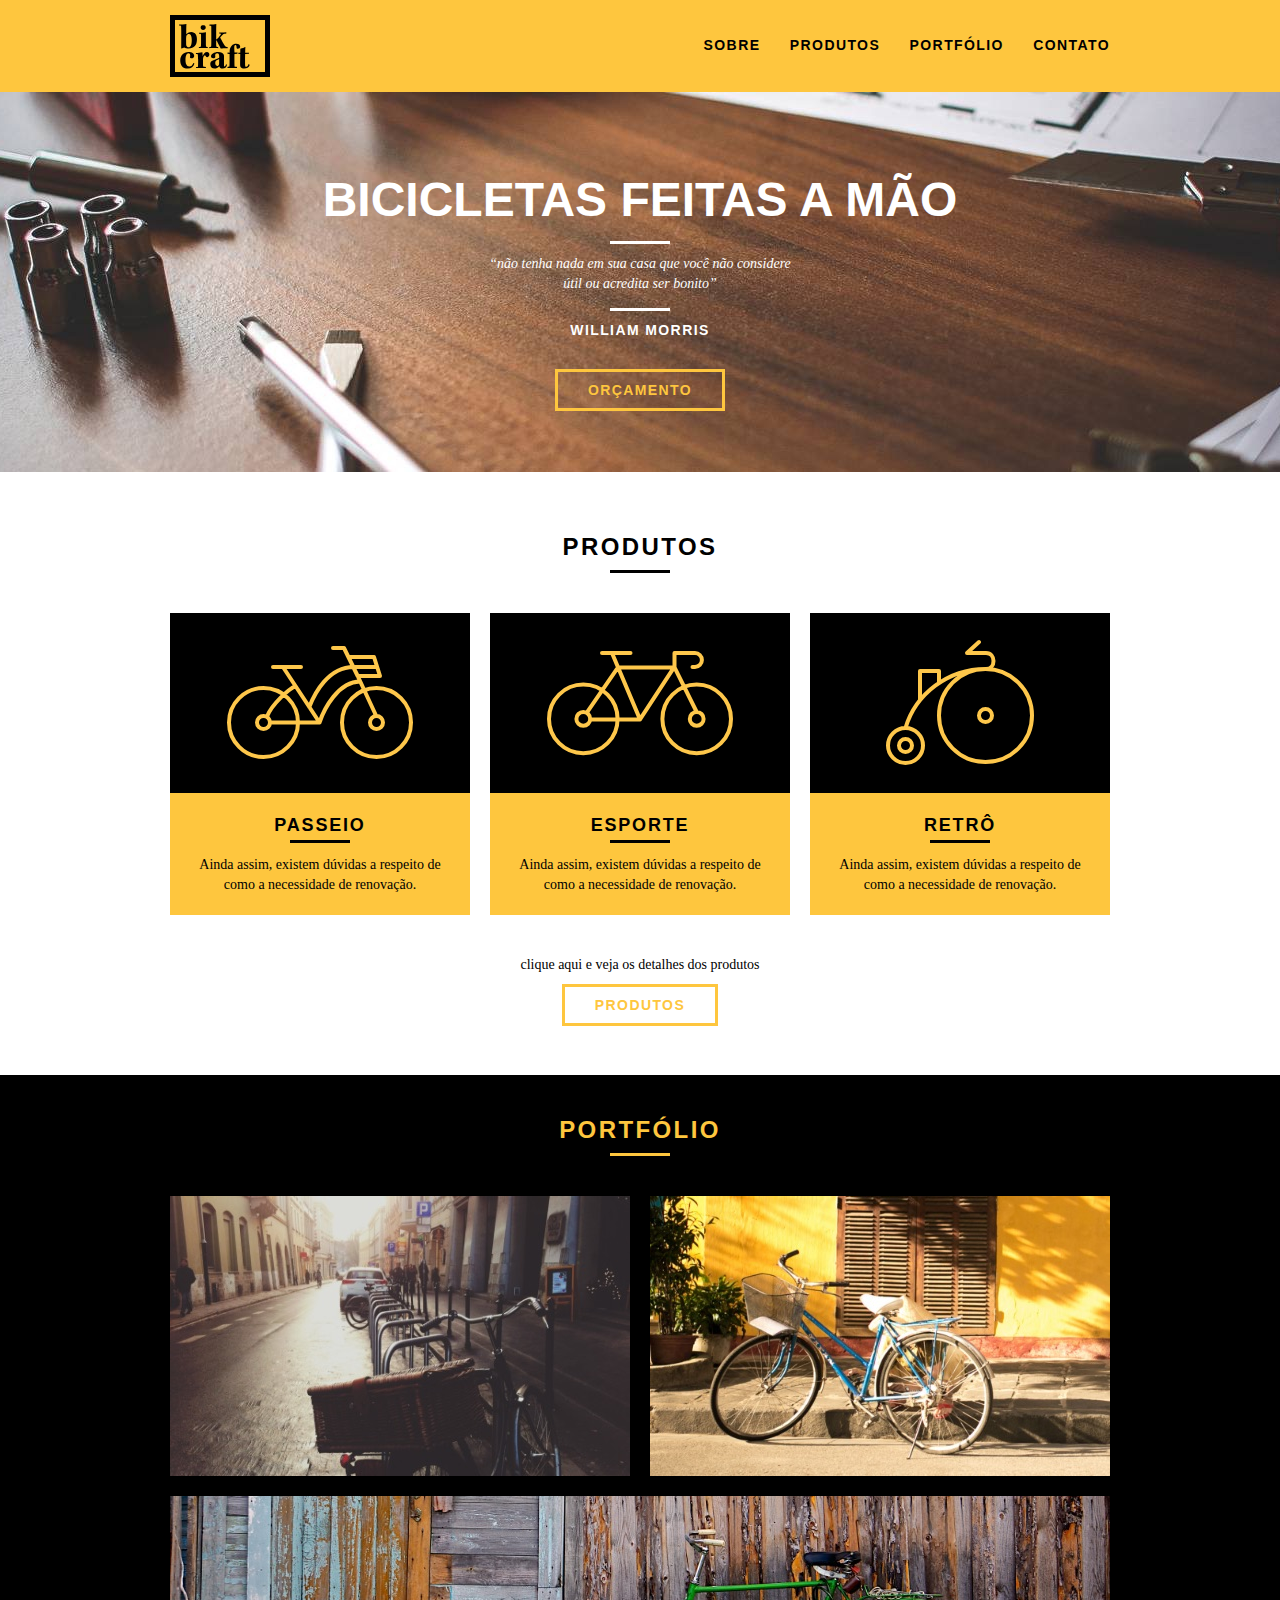
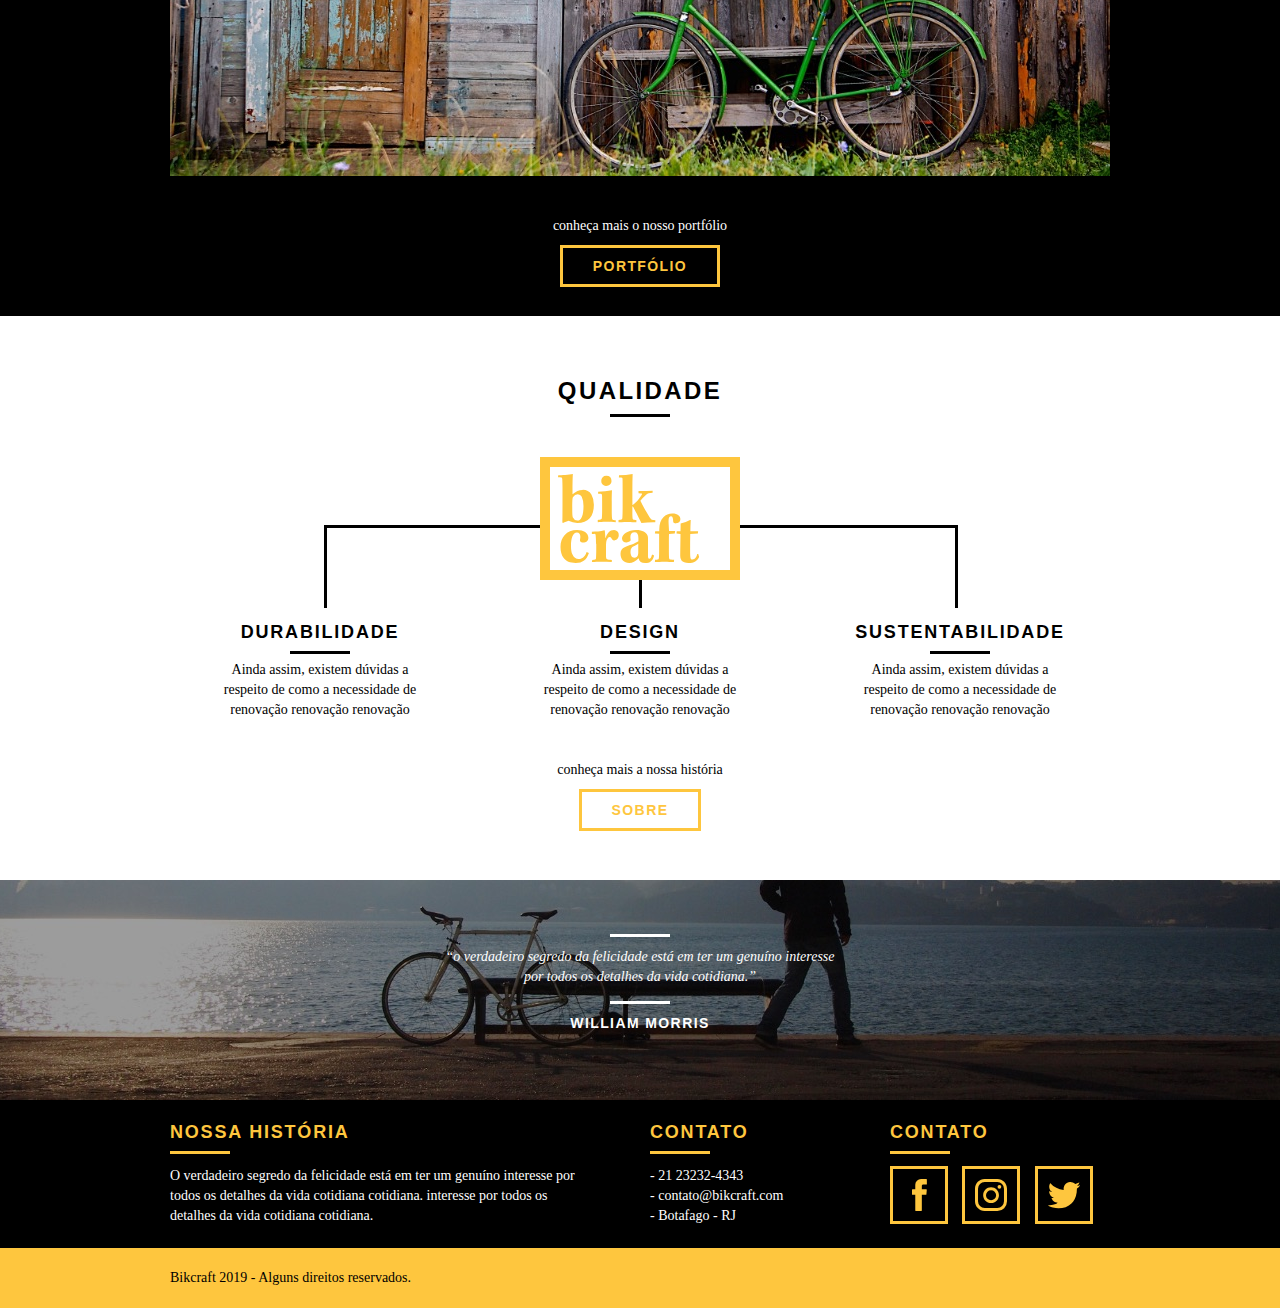
<file: ProjectBikeCraft/index.html>
<!DOCTYPE html>
<html lang="pt-br">
	<head>
		<meta charset="utf-8">
		<title>Bikcraft</title>
		<link rel="stylesheet" href="css/normalize.css">
		<link rel="stylesheet" href="css/reset.css">
		<link rel="stylesheet" href="css/grid.css">
		<link rel="stylesheet" href="css/style.css">
		<link rel="stylesheet" href="css/responsivo.css">
	</head>
	<body>

		<header class="header">
			<div class="container">
				<a href="index.html" class="grid-4">
					<img src="img/bikcraft.svg" alt="Bikcraft">
				</a>
				<nav class="grid-12 header_menu">
					<ul>
						<li><a href="sobre.html">Sobre</a></li>
						<li><a href="produtos.html">Produtos</a></li>
						<li><a href="portfolio.html">Portfólio</a></li>
						<li><a href="contato.html">Contato</a></li>
					</ul>
				</nav>
			</div>
		</header>

		<section class="introducao">
			<div class="container">
				<h1>Bicicletas Feitas a Mão</h1>
				<blockquote class="quote-externo">
					<p>“não tenha nada em sua casa que você não considere útil ou acredita ser bonito”</p>
					<cite>WILLIAM MORRIS</cite>
				</blockquote>
				<a href="produtos.html" class="btn">Orçamento</a>
			</div>
		</section>
		
		<section class="produtos container">
			<h2 class="subtitulo">Produtos</h2>
			<ul class="produtos_lista">

				<li class="grid-1-3">
					<div class="produtos_icone">
						<img src="img/produtos/passeio.svg" alt="Bikcraft Passeio">
					</div>
					<h3>Passeio</h3>
					<p>Ainda assim, existem dúvidas a respeito de como a necessidade de renovação.</p>
				</li>

				<li class="grid-1-3">
					<div class="produtos_icone">
						<img src="img/produtos/esporte.svg" alt="Bikcraft Passeio">
					</div>
					<h3>Esporte</h3>
					<p>Ainda assim, existem dúvidas a respeito de como a necessidade de renovação.</p>
				</li>

				<li class="grid-1-3">
					<div class="produtos_icone">
						<img src="img/produtos/retro.svg" alt="Bikcraft Passeio">
					</div>
					<h3>Retrô</h3>
					<p>Ainda assim, existem dúvidas a respeito de como a necessidade de renovação.</p>
				</li>

			</ul>

			<div class="call">
				<p>clique aqui e veja os detalhes dos produtos</p>
				<a href="produtos.html" class="btn btn-preto">Produtos</a>
			</div>

		</section>
		<!-- Fecha Produtos -->

		<section class="portfolio">
			<div class="container">
				<h2 class="subtitulo">Portfólio</h2>
				<ul class="portfolio_lista">
					<li class="grid-8"><img src="img/portfolio/retro.jpg" alt="Bicicleta Retrô"></li>
					<li class="grid-8"><img src="img/portfolio/passeio.jpg" alt="Bicicleta Passeio"></li>
					<li class="grid-16"><img src="img/portfolio/esporte.jpg" alt="Bicicleta Esporte"></li>
				</ul>
				<div class="call">
					<p>conheça mais o nosso portfólio</p>
					<a href="portfolio.html" class="btn">Portfólio</a>
				</div>
			</div>
		</section>

		<section class="qualidade container">
			<h2 class="subtitulo">Qualidade</h2>
			<img src="img/bikcraft-qualidade.svg" alt="Bikcraft">
			<ul class="qualidade_lista">
				<li class="grid-1-3">
					<h3>Durabilidade</h3>
					<p>Ainda assim, existem dúvidas a respeito de como a necessidade de renovação renovação renovação</p>
				</li>
				<li class="grid-1-3">
					<h3>Design</h3>
					<p>Ainda assim, existem dúvidas a respeito de como a necessidade de renovação renovação renovação</p>
				</li>
				<li class="grid-1-3">
					<h3>Sustentabilidade</h3>
					<p>Ainda assim, existem dúvidas a respeito de como a necessidade de renovação renovação renovação</p>
				</li>
			</ul>
			<div class="call">
				<p>conheça mais a nossa história</p>
				<a href="sobre.html" class="btn btn-preto">Sobre</a>
			</div>
		</section>

		<section class="quebra">
			<blockquote class="quote-externo container">
				<p>“o verdadeiro segredo da felicidade está em ter um genuíno interesse por todos os detalhes da vida cotidiana.”</p>
				<cite>WILLIAM MORRIS</cite>
			</blockquote>
		</section>

		<footer>
			<div class="footer">
				<div class="container">

					<div class="grid-8 footer_historia">
						<h3>Nossa História</h3>
						<p>O verdadeiro segredo da felicidade está em ter um genuíno interesse por todos os detalhes da vida cotidiana cotidiana. interesse por todos os detalhes da vida cotidiana cotidiana.</p>
					</div>

					<div class="grid-4 footer_contato">
						<h3>Contato</h3>
						<ul>
							<li>- 21 23232-4343</li>
							<li>- contato@bikcraft.com</li>
							<li>- Botafago - RJ</li>
						</ul>
					</div>

					<div class="grid-4 footer_redes">
						<h3>Contato</h3>
						<ul>
							<li><a href="http://facebook.com" target="_blank"><img src="img/redes-sociais/facebook.svg"></a></li>
							<li><a href="http://instagram.com" target="_blank"><img src="img/redes-sociais/instagram.svg"></a></li>
							<li><a href="http://twitter.com" target="_blank"><img src="img/redes-sociais/twitter.svg"></a></li>
						</ul>
					</div>

				</div>
			</div>

			<div class="copy">
				<div class="container">
					<p class="grid-16">Bikcraft 2019 - Alguns direitos reservados.</p>
				</div>
			</div>
		</footer>

	</body>
</html>
</file>
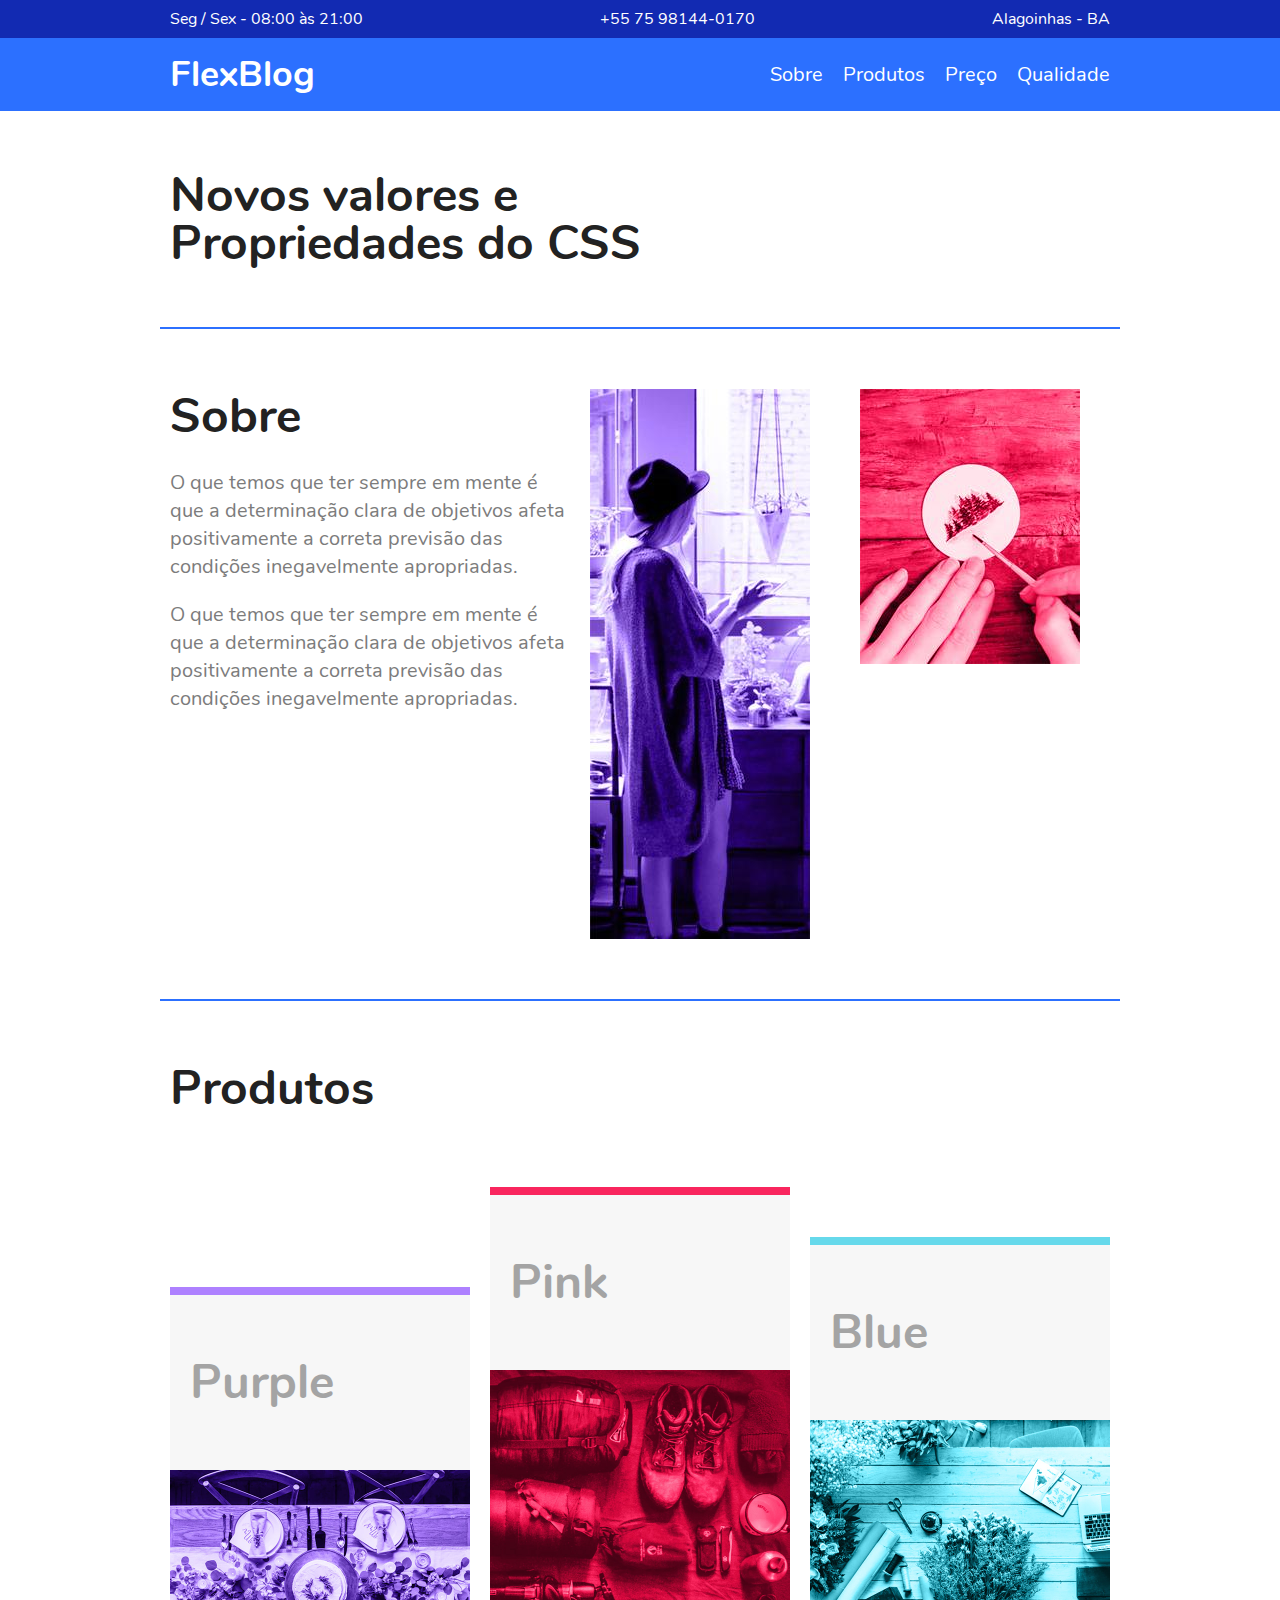
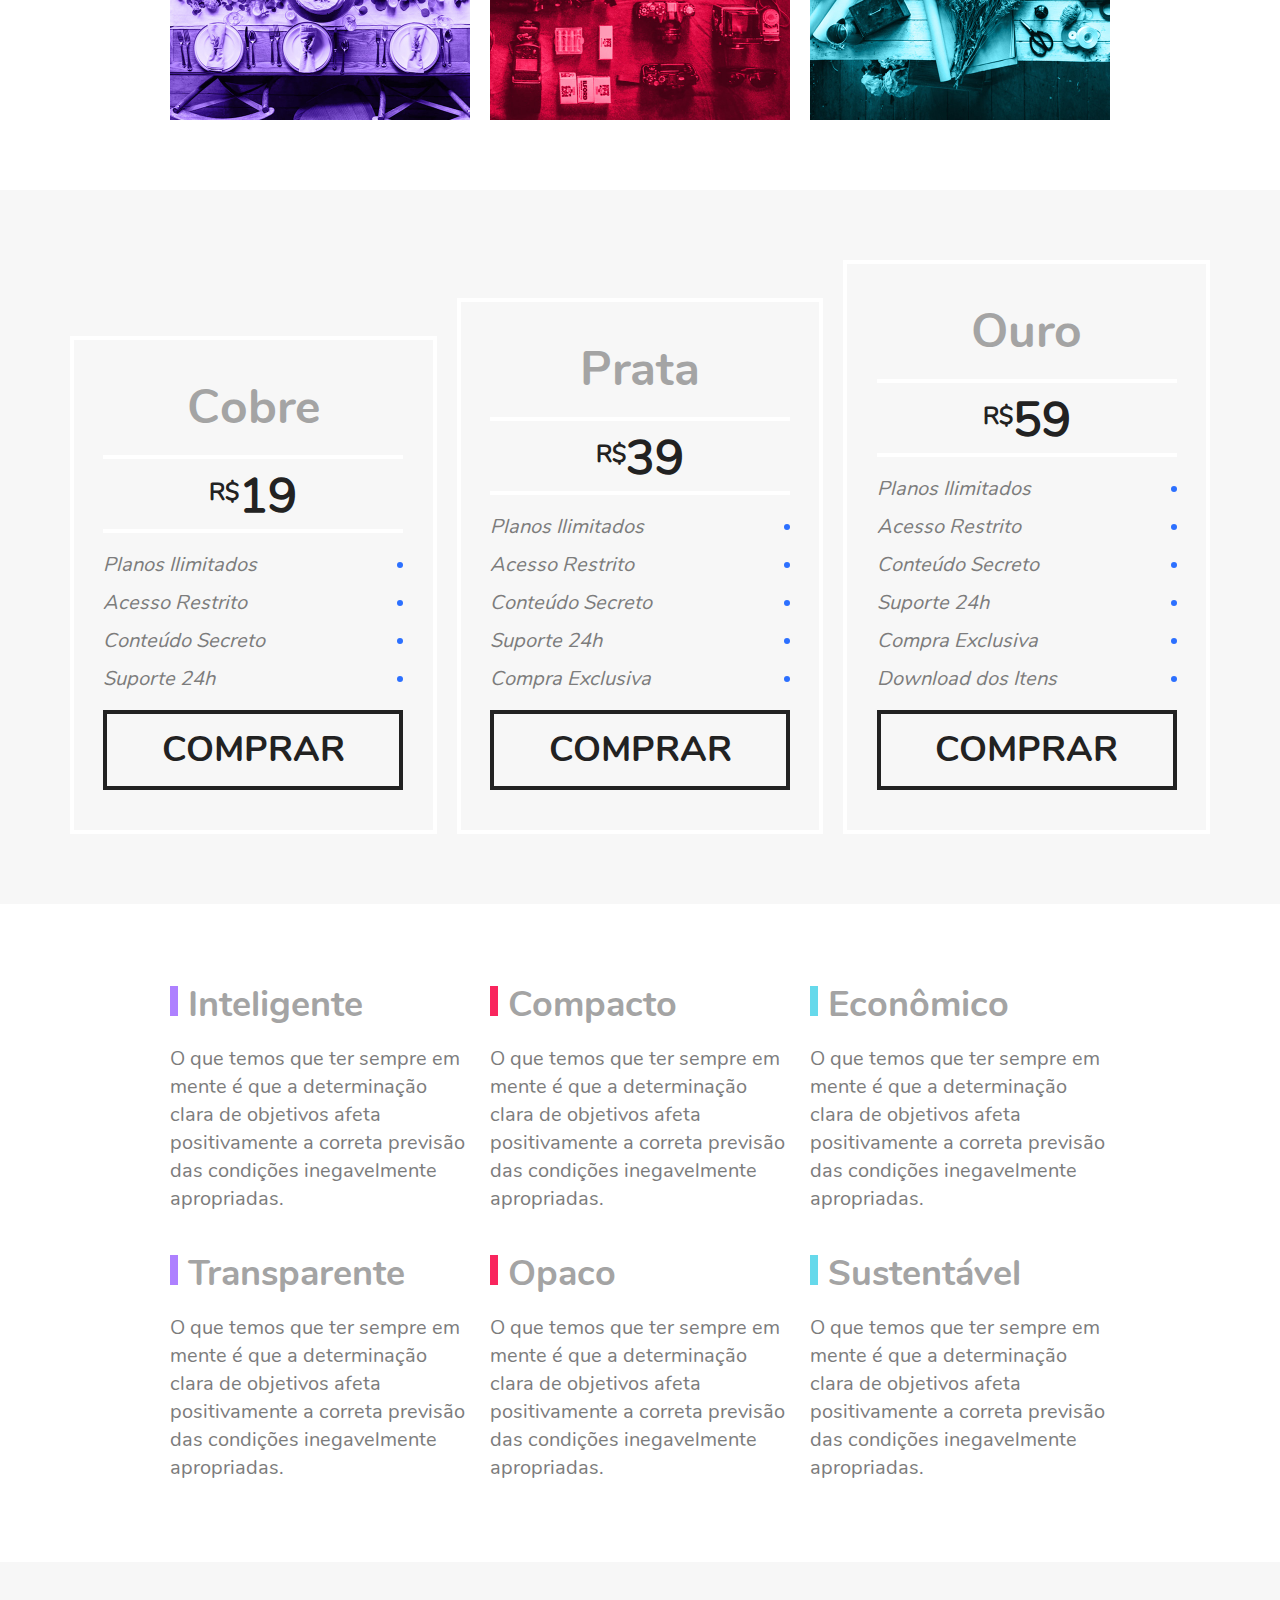
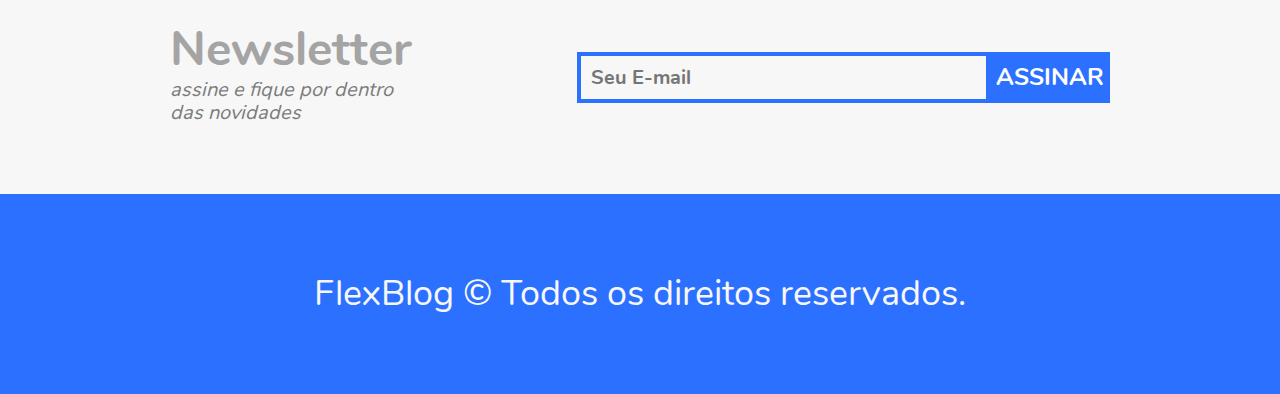
<file: ProjectFlexBlog/index.html>
<!DOCTYPE html>
<html lang="pt-br">
<head>
    <meta charset="UTF-8">
    <meta name="description" content="FlexBlog - Blog Flexível">
    <meta name="viewport" content="width=device-width, initial-scale=1.0">
    <link rel="stylesheet" href="assets/css/style.css">
    <title>FlexBlog</title>
</head>
<body>
    <div class="superinfo-bg">
        <div class="superinfo">
            <p>Seg / Sex - 08:00 às 21:00</p>
            <a href="+5575981440170">+55 75 98144-0170</a>
            <p>Alagoinhas - BA</p>
        </div>
    </div>

    <header class="menu-bg">
        <div class="menu">
            <div class="menu-logo">
                <a href="">FlexBlog</a>
            </div>
            <nav class="menu-nav">
                <ul>
                    <li><a href="#sobre">Sobre</a></li>
                    <li><a href="#produtos">Produtos</a></li>
                    <li><a href="#preco">Preço</a></li>
                    <li><a href="#qualidade">Qualidade</a></li>
                </ul>
            </nav>
        </div>
    </header>

    <h1 class="introducao">Novos valores e <br> Propriedades do CSS</h1>
    
    <!-- SESSÃO SOBRE -->
    <section class="sobre" id="sobre">
        <div class="sobre-info">
            <h1>Sobre</h1>
            <p>O que temos que ter sempre em mente é que a determinação clara de objetivos afeta positivamente a correta previsão das condições inegavelmente apropriadas.</p>
            <p>O que temos que ter sempre em mente é que a determinação clara de objetivos afeta positivamente a correta previsão das condições inegavelmente apropriadas.</p>
        </div>

        <div class="sobre-img">
            <img src="./assets/images/sobre1.jpg" alt="Sobre 1">
        </div>

        <div class="sobre-img">
            <img src="./assets/images/sobre2.jpg" alt="Sobre 2">
        </div>
    </section>

    <!-- SESSÃO PRODUTOS -->
    <section class="produtos" id="produtos">
        <h1>Produtos</h1>
        <div class="produtos-container">
            <div class="produtos-item purple">
                <h2>Purple</h2>
                <img src="./assets/images/produtos1.jpg" alt="Produtos 1">
            </div> 
            <div class="produtos-item pink">
                <h2>Pink</h2>
                <img src="./assets/images/produtos2.jpg" alt="Produtos 2">
            </div> 
            <div class="produtos-item blue">
                <h2>Blue</h2>
                <img src="./assets/images/produtos3.jpg" alt="Produtos 3">
            </div> 
        </div>
    </section>

    <!-- SESSÃO PREÇOS -->
    <section class="preco" id="preco">
        <!-- PLANO COBRE -->
        <div class="preco-item">
            <h2>Cobre</h2>
            <span><sup>R$</sup>19</span>
            <ul>
                <li>Planos Ilimitados</li>
                <li>Acesso Restrito</li>
                <li>Conteúdo Secreto</li>
                <li>Suporte 24h</li>
            </ul>
            <a href="#">Comprar</a>
        </div>
        <!-- PLANO PRATA -->
        <div class="preco-item">
            <h2>Prata</h2>
            <span><sup>R$</sup>39</span>
            <ul>
                <li>Planos Ilimitados</li>
                <li>Acesso Restrito</li>
                <li>Conteúdo Secreto</li>
                <li>Suporte 24h</li>
                <li>Compra Exclusiva</li>
            </ul>
            <a href="#">Comprar</a>
        </div>
        <!-- PLANO OURO -->
        <div class="preco-item">
            <h2>Ouro</h2>
            <span><sup>R$</sup>59</span>
            <ul>
                <li>Planos Ilimitados</li>
                <li>Acesso Restrito</li>
                <li>Conteúdo Secreto</li>
                <li>Suporte 24h</li>
                <li>Compra Exclusiva</li>
                <li>Download dos Itens</li>
            </ul>
            <a href="#">Comprar</a>
        </div>
    </section>

    <!-- SESSÃO QUALIDADES -->
    <section class="qualidade" id="qualidade">
        <div class="qualidade-item">
            <h2>Inteligente</h2>
            <p>O que temos que ter sempre em mente é que a determinação clara de objetivos afeta positivamente a correta previsão das condições inegavelmente apropriadas.</p>
        </div>
        <div class="qualidade-item">
            <h2>Compacto</h2>
            <p>O que temos que ter sempre em mente é que a determinação clara de objetivos afeta positivamente a correta previsão das condições inegavelmente apropriadas.</p>
        </div>
        <div class="qualidade-item">
            <h2>Econômico</h2>
            <p>O que temos que ter sempre em mente é que a determinação clara de objetivos afeta positivamente a correta previsão das condições inegavelmente apropriadas.</p>
        </div>
        <div class="qualidade-item">
            <h2>Transparente</h2>
            <p>O que temos que ter sempre em mente é que a determinação clara de objetivos afeta positivamente a correta previsão das condições inegavelmente apropriadas.</p>
        </div>
        <div class="qualidade-item">
            <h2>Opaco</h2>
            <p>O que temos que ter sempre em mente é que a determinação clara de objetivos afeta positivamente a correta previsão das condições inegavelmente apropriadas.</p>
        </div>
        <div class="qualidade-item">
            <h2>Sustentável</h2>
            <p>O que temos que ter sempre em mente é que a determinação clara de objetivos afeta positivamente a correta previsão das condições inegavelmente apropriadas.</p>
        </div>
    </section>

    <!-- SESSÃO NEWSLETTER -->
    <section class="newsletter">
        <div class="newsletter-info">
            <h1>Newsletter</h1>
            <p>assine e fique por dentro das novidades</p>
        </div>
        <form action="POST" class="newsletter-form">
            <input type="text" placeholder="Seu E-mail">
            <button type="submit">Assinar</button>
        </form>
    </section>

    <!-- FOOTER -->
    <footer class="footer">
        <p>FlexBlog © Todos os direitos reservados.</p>
    </footer>
</body>
</html>
</file>
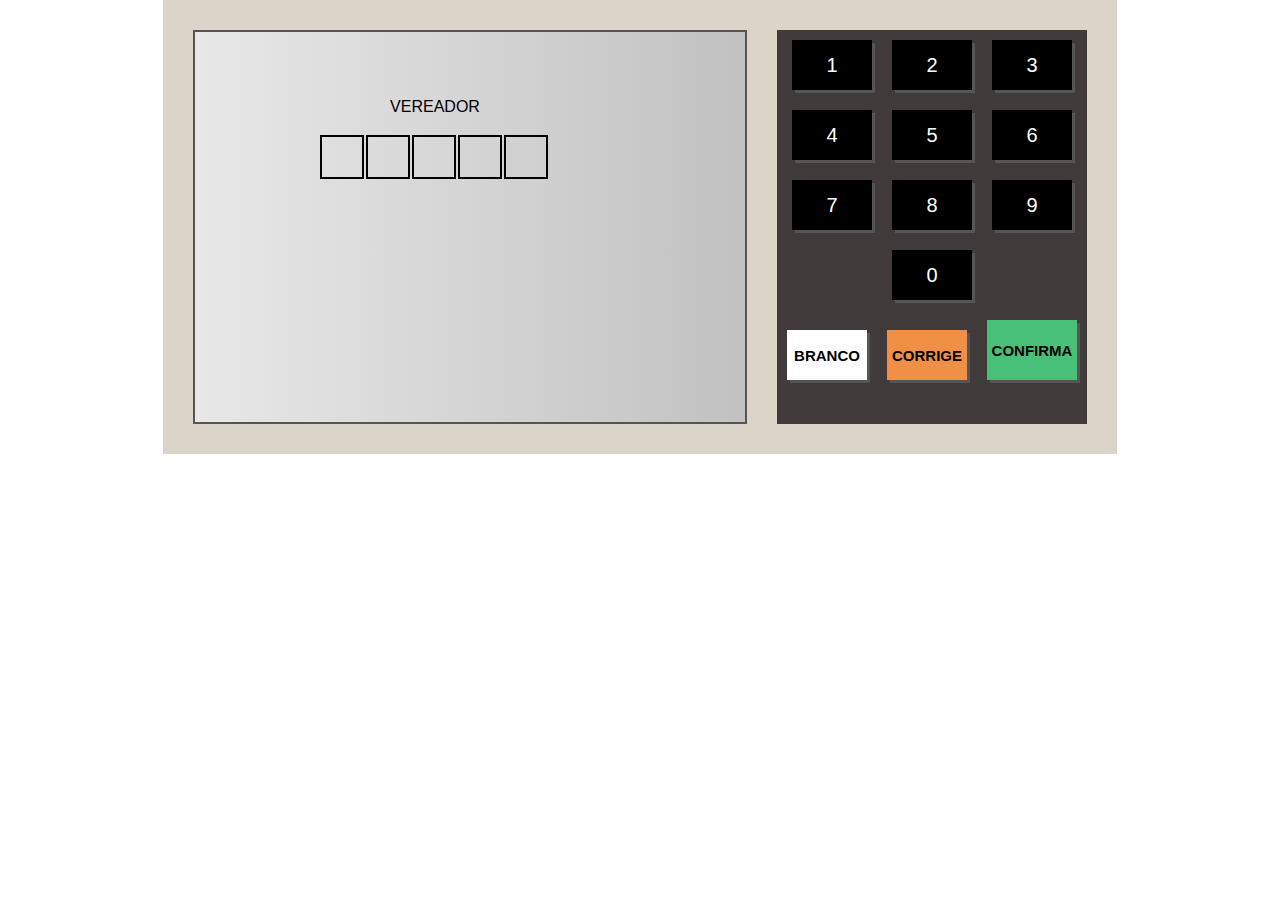
<file: ProjectUrnaEletronicaEmJs/index.html>
<!DOCTYPE html>
<html lang="pt-BR">
<head>
    <meta charset="UTF-8">
    <meta name="viewport" content="width=device-width, initial-scale=1.0">
    <link rel="stylesheet" href="./assets/css/style.css">
    <title>Urna Eletrônica</title>
</head>
<body>
    <div class="urna">
        <div class="tela">
            <div class="d-1">
                <div class="d-1-left">
                    <div class="d-1-1">
                        <span>SEU VOTO PARA</span>
                    </div>
                    <div class="d-1-2">
                        <span>PREFEITO</span>
                    </div>
                    <div class="d-1-3">
                        <div class="numero pisca"></div>
                        <div class="numero"></div>
                    </div>
                    <div class="d-1-4">
                        Nome: FULANO DE TAL <br>
                        Partido: QQQ <br>
                        Vice-Prefeito: BELTRANO DE TAL
                    </div>
                </div>
                <div class="d-1-right">
                    <div class="d-1-image">
                        <img src="./assets/images/84.jpg" alt="Prefeito">
                        Prefeito
                    </div>
                    <div class="d-1-image small">
                        <img src="./assets/images/84_2.jpg" alt="Vice-Prefeito">
                        Vice-Prefeito
                    </div>
                </div>
            </div>
            <div class="d-2">
                <strong>Aperte a tecla:</strong> <br>
                <div class="informacao--confirma">
                    <div class="teclado--botao botao--confirma--informativo">CONFIRMA</div>
                    <div class="texto--confirmar--voto">Para <strong>CONFIRMAR</strong> este voto</div>
                </div>     
                <div class="informacao--confirma">    
                    <div class="teclado--botao botao--corrige--informativo">CORRIGE</div>
                    <div class="texto--corrige--voto">Para <strong>CORRIGIR</strong> este voto</div>
                </div>
            </div>
        </div>
        <div class="teclado">
            <div class="teclado--linha">
                <div class="teclado--botao" onclick="clicou('1')">1</div>
                <div class="teclado--botao" onclick="clicou('2')">2</div>
                <div class="teclado--botao" onclick="clicou('3')">3</div>
            </div>
            <div class="teclado--linha">
                <div class="teclado--botao" onclick="clicou('4')">4</div>
                <div class="teclado--botao" onclick="clicou('5')">5</div>
                <div class="teclado--botao" onclick="clicou('6')">6</div>
            </div>
            <div class="teclado--linha">
                <div class="teclado--botao" onclick="clicou('7')">7</div>
                <div class="teclado--botao" onclick="clicou('8')">8</div>
                <div class="teclado--botao" onclick="clicou('9')">9</div>
            </div>
            <div class="teclado--linha">
                <div class="teclado--botao" onclick="clicou('0')">0</div>
            </div>
            <div class="teclado--linha">
                <div class="teclado--botao botao--branco" onclick="branco()">BRANCO</div>
                <div class="teclado--botao botao--corrige" onclick="corrige()">CORRIGE</div>
                <div class="teclado--botao botao--confirma" onclick="confirma()">CONFIRMA</div>
            </div>
        </div>
    </div>

    <script src="./assets/js/etapas.js"></script>
    <script src="./assets/js/script.js"></script>
</body>
</html>
</file>
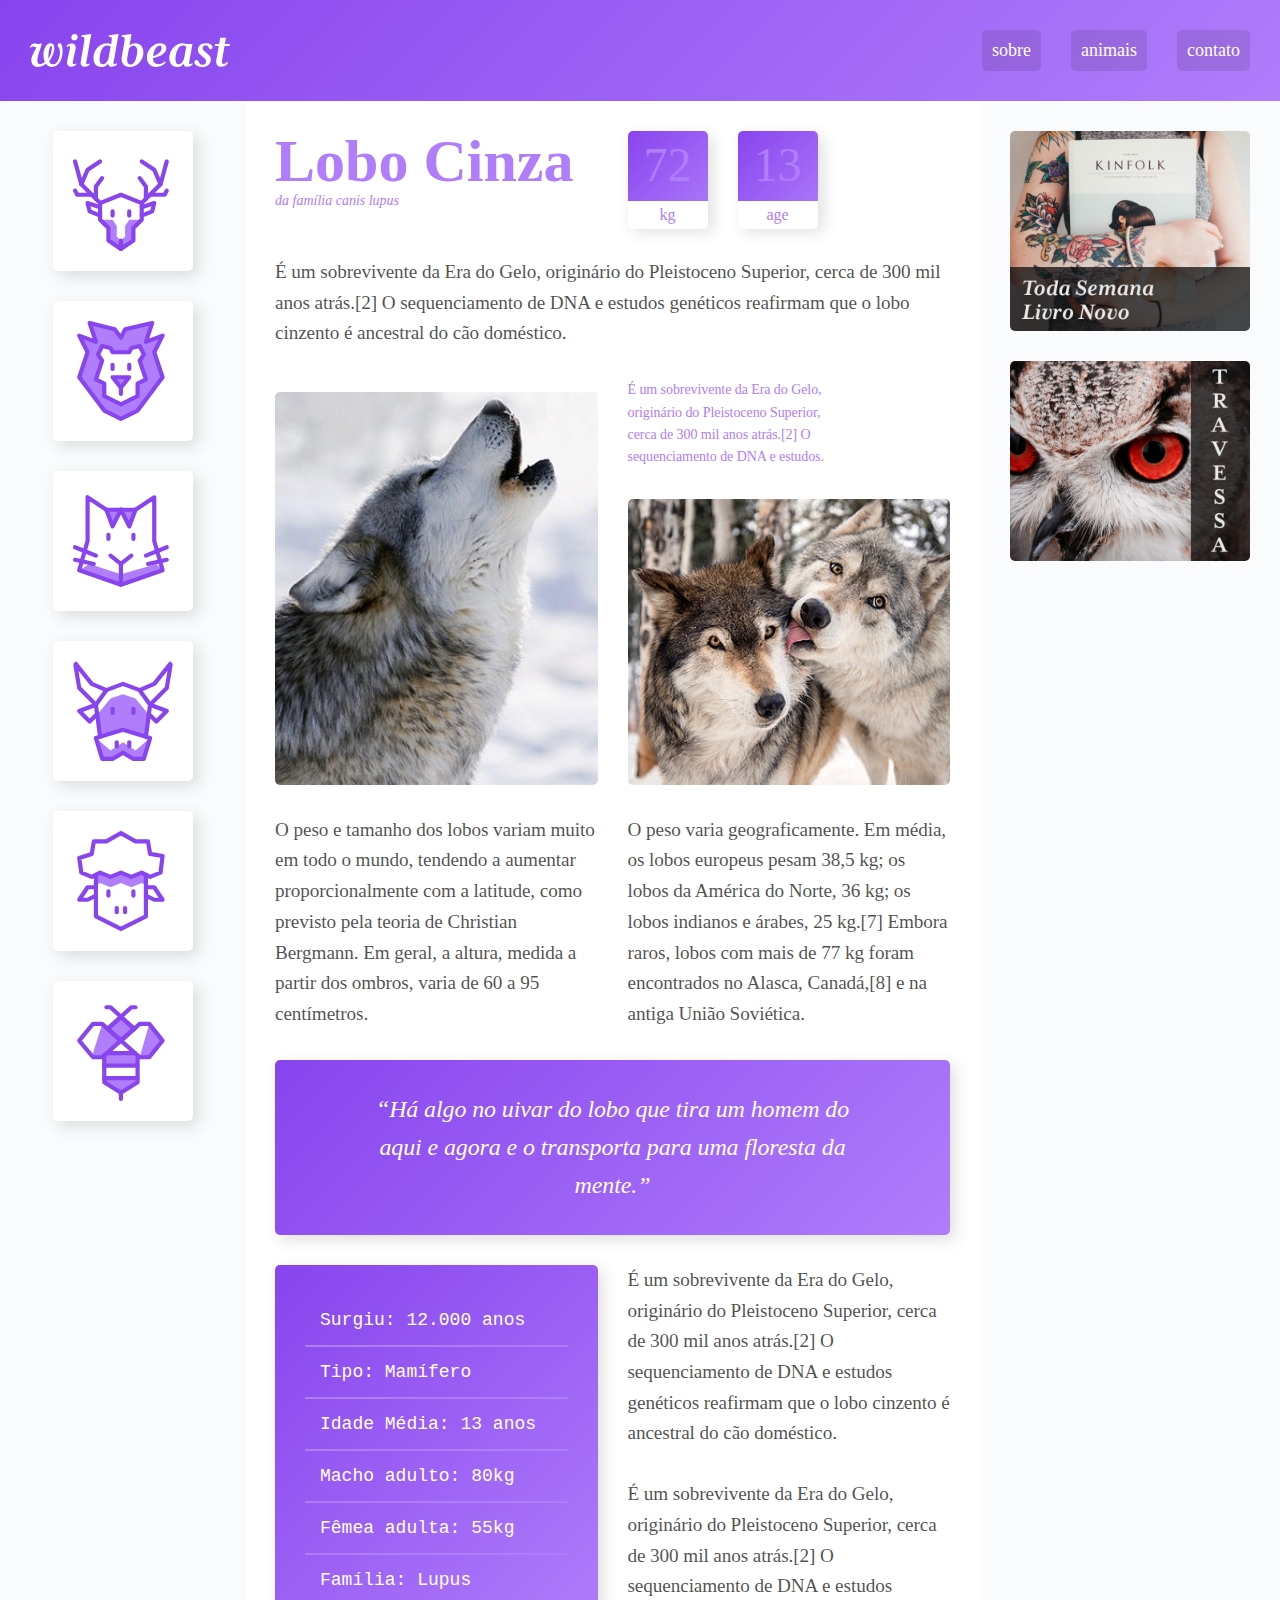
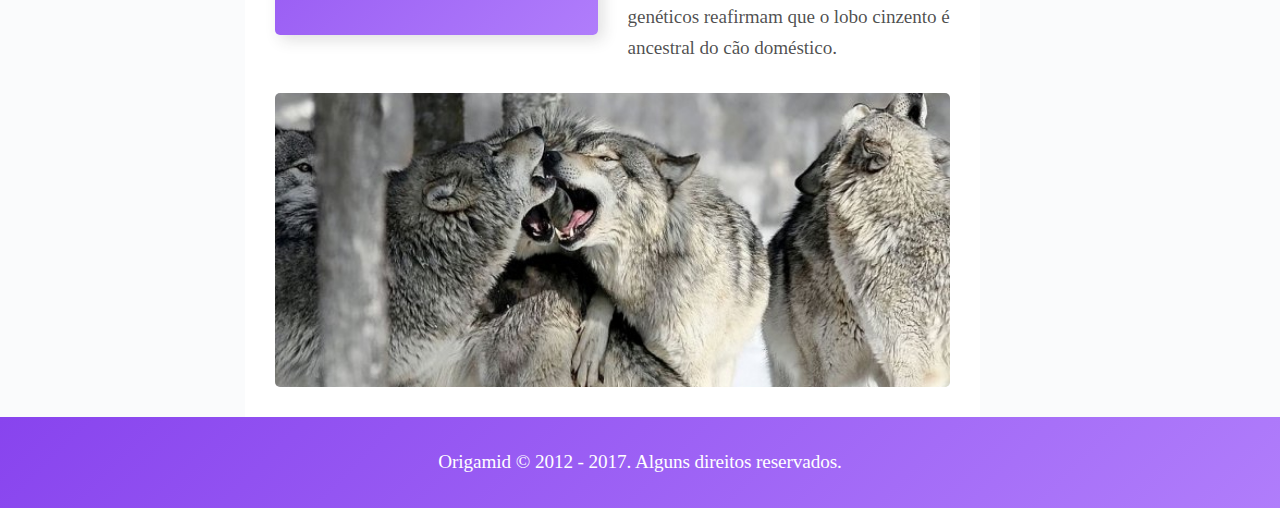
<file: ProjectWildbeast/index.html>
<!DOCTYPE html>
<html>
  <head>
    <title>Wildbeast</title>
    <meta name="viewport" content="width=device-width, initial-scale=1, shrink-to-fit=no">
    <link href="https://fonts.googleapis.com/css?family=Vollkorn:400,400i,700" rel="stylesheet">
    <link rel="stylesheet" href="css/style.css">
  </head>
  <body>
    
    <div class="estrutura">
      
      <header class="header">
        <a href="#" class="logo"><img src="img/wildbeast.svg" alt="Wildbeast"></a>
        <nav>
          <ul>
            <li><a href="#">sobre</a></li>
            <li><a href="#">animais</a></li>
            <li><a href="#">contato</a></li>
          </ul>
        </nav>
      </header>
      
      <nav class="sidenav">
        <ul>
          <li><a href="#"><img src="img/icones/cervo.svg" alt="Cervo"></a></li>
          <li><a href="#"><img src="img/icones/leao.svg" alt="Leão"></a></li>
          <li><a href="#"><img src="img/icones/gato.svg" alt="Gato"></a></li>
          <li><a href="#"><img src="img/icones/vaca.svg" alt="Vaca"></a></li>
          <li><a href="#"><img src="img/icones/ovelha.svg" alt="Ovelha"></a></li>
          <li><a href="#"><img src="img/icones/abelha.svg" alt="Abelha"></a></li>
        </ul>
      </nav>
      
      <main class="content">
        <div class="titulo">
          <h1>Lobo Cinza</h1>
          <span>da família canis lupus</span>
        </div>
        
        <div class="caracteristicas">
          <div>
            <span class="numero">72</span>
            <span class="rotulo">kg</span>
          </div>
          <div>
            <span class="numero">13</span>
            <span class="rotulo">age</span>
          </div>
        </div>
        
        <p class="col-wide">É um sobrevivente da Era do Gelo, originário do Pleistoceno Superior, cerca de 300 mil anos atrás.[2] O sequenciamento de DNA e estudos genéticos reafirmam que o lobo cinzento é ancestral do cão doméstico.</p>
        
        <img class="imagem-1" src="img/wolf1.jpg" alt="Wolf 1">
        
        <p class="destaque">É um sobrevivente da Era do Gelo, originário do Pleistoceno Superior, cerca de 300 mil anos atrás.[2] O sequenciamento de DNA e estudos.</p>
        
        <img class="imagem-2" src="img/wolf2.jpg" alt="Wolf 2">
        
        <p>O peso e tamanho dos lobos variam muito em todo o mundo, tendendo a aumentar proporcionalmente com a latitude, como previsto pela teoria de Christian Bergmann. Em geral, a altura, medida a partir dos ombros, varia de 60 a 95 centímetros.</p>
        
        <p>O peso varia geograficamente. Em média, os lobos europeus pesam 38,5 kg; os lobos da América do Norte, 36 kg; os lobos indianos e árabes, 25 kg.[7] Embora raros, lobos com mais de 77 kg foram encontrados no Alasca, Canadá,[8] e na antiga União Soviética.</p>
        
        <blockquote class="citacao col-wide">
          <p>“Há algo no uivar do lobo que tira um homem do aqui e agora e o transporta para uma floresta da mente.”</p>
        </blockquote>
        
        <ul class="atributos">
          <li>Surgiu: 12.000 anos</li>
          <li>Tipo: Mamífero</li>
          <li>Idade Média: 13 anos</li>
          <li>Macho adulto: 80kg</li>
          <li>Fêmea adulta: 55kg</li>
          <li>Família: Lupus</li>
        </ul>
  
        <div class="informacoes">
          <p>É um sobrevivente da Era do Gelo, originário do Pleistoceno Superior, cerca de 300 mil anos atrás.[2] O sequenciamento de DNA e estudos genéticos reafirmam que o lobo cinzento é ancestral do cão doméstico.</p>
          <p>É um sobrevivente da Era do Gelo, originário do Pleistoceno Superior, cerca de 300 mil anos atrás.[2] O sequenciamento de DNA e estudos genéticos reafirmam que o lobo cinzento é ancestral do cão doméstico.</p>
        </div>
        
        <img class="col-wide" src="img/wolf3.jpg" alt="Wolf 3">
        
      </main>
      
      <aside class="anuncios">
        <div class="anuncio-item">
          <img src="img/anuncio-1.jpg" alt="Anuncio 1">
        </div>
        
        <div class="anuncio-item">
          <img src="img/anuncio-2.jpg" alt="Anuncio 2">
        </div>
      </aside>
      
      <footer class="footer">
        <p>Origamid © 2012 - 2017. Alguns direitos reservados.</p>
      </footer>
      
    </div>
    
  </body>
</html>
</file>
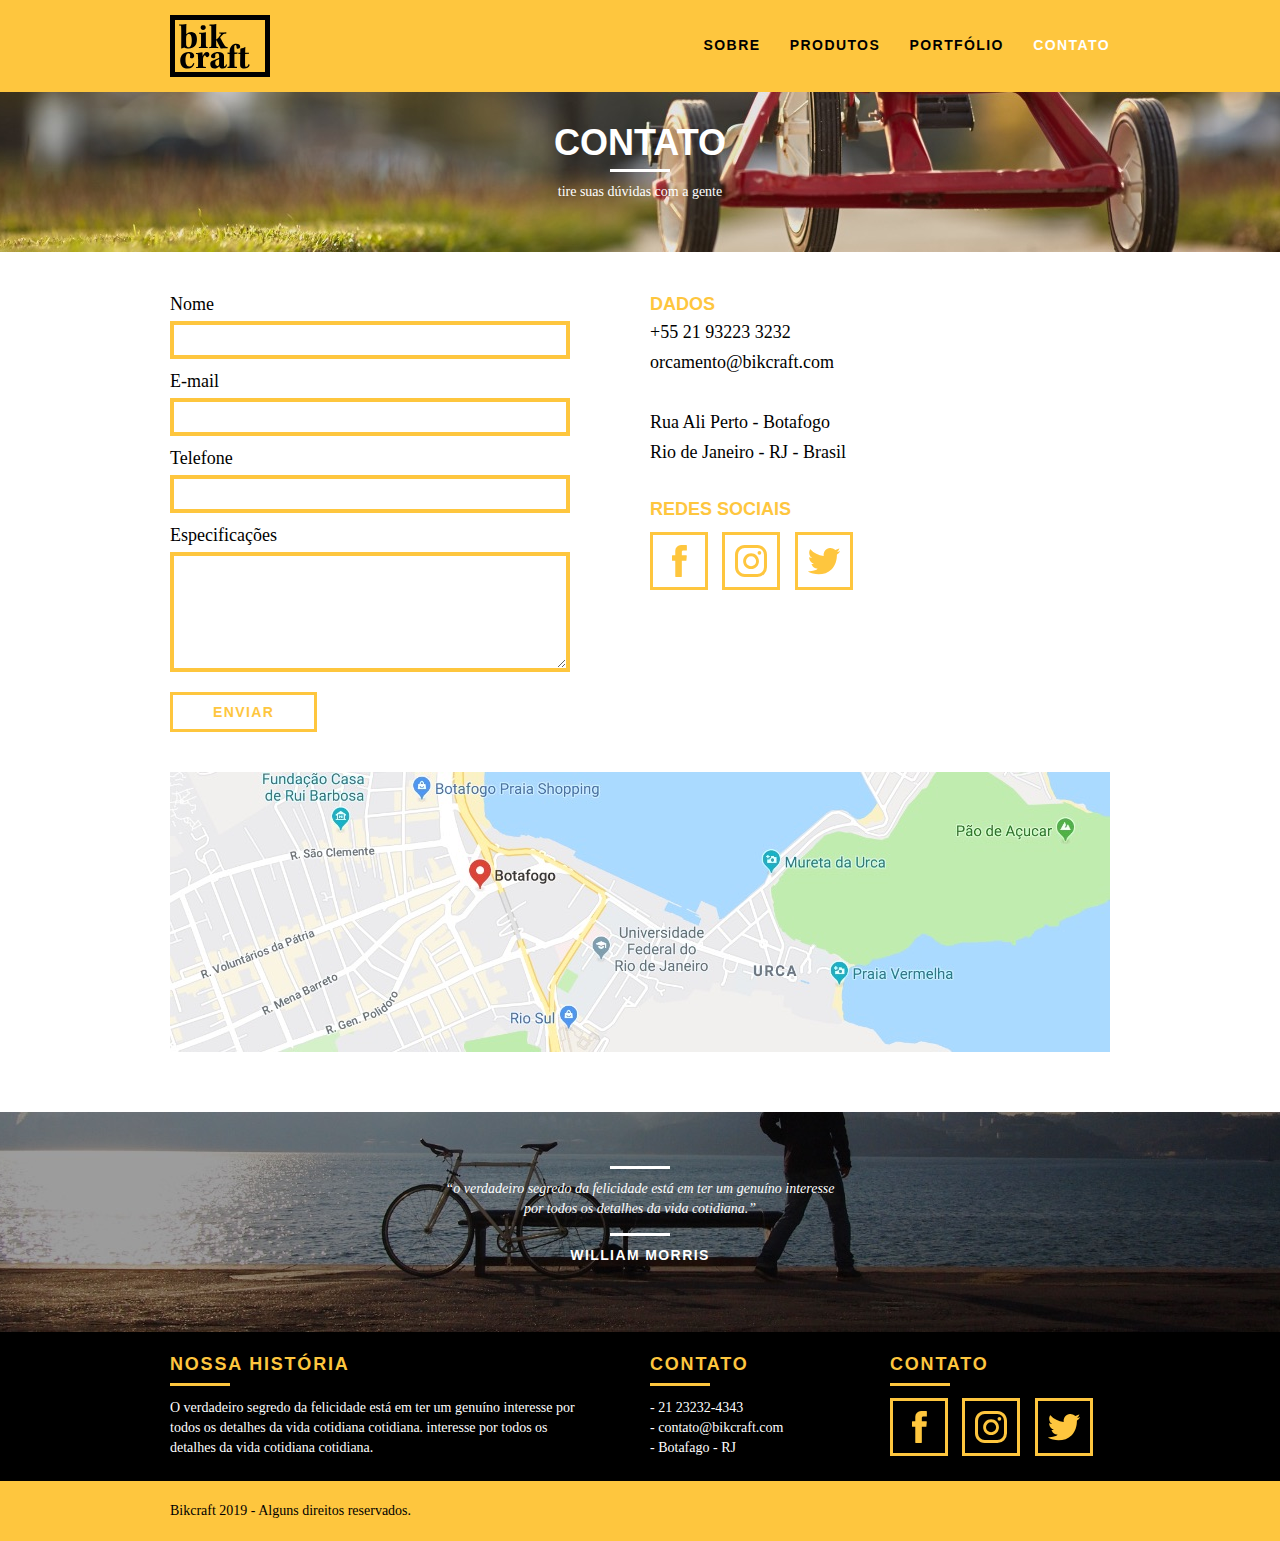
<file: ProjectBikeCraft/contato.html>
<!DOCTYPE html>
<html lang="pt-br">
	<head>
		<meta charset="utf-8">
		<title>Bikcraft - Contato</title>
		<link rel="stylesheet" href="css/normalize.css">
		<link rel="stylesheet" href="css/reset.css">
		<link rel="stylesheet" href="css/grid.css">
		<link rel="stylesheet" href="css/style.css">
		<link rel="stylesheet" href="css/contato.css">
		<link rel="stylesheet" href="css/responsivo.css">
	</head>
	<body>

		<header class="header">
			<div class="container">
				<a href="index.html" class="grid-4">
					<img src="img/bikcraft.svg" alt="Bikcraft">
				</a>
				<nav class="grid-12 header_menu">
					<ul>
						<li><a href="sobre.html">Sobre</a></li>
						<li><a href="produtos.html">Produtos</a></li>
						<li><a href="portfolio.html">Portfólio</a></li>
						<li><a href="contato.html" class="menu_ativo">Contato</a></li>
					</ul>
				</nav>
			</div>
		</header>

		<section class="introducao-interna interna_contato">
			<div class="container">
				<h1>Contato</h1>
				<p>tire suas dúvidas com a gente</p>
			</div>
		</section>

		<section class="contato container">
			<form id="form_orcamento" class="contato_form grid-8">
				<label for="nome">Nome</label>
				<input type="text" id="nome">
				<label for="email">E-mail</label>
				<input type="text" id="email">
				<label for="telefone">Telefone</label>
				<input type="text" id="telefone">
				<label for="espec">Especificações</label>
				<textarea id="espec"></textarea>
				<button type="submit" class="btn btn-preto">Enviar</button>
			</form>
			<div class="contato_dados grid-8">
				<h3>Dados</h3>
				<span>+55 21 93223 3232</span>
				<span>orcamento@bikcraft.com</span>
				<span>Rua Ali Perto - Botafogo</span>
				<span>Rio de Janeiro - RJ - Brasil</span>
				<h3>Redes Sociais</h3>
				<ul>
					<li><a href="http://facebook.com" target="_blank"><img src="img/redes-sociais/facebook.svg"></a></li>
					<li><a href="http://instagram.com" target="_blank"><img src="img/redes-sociais/instagram.svg"></a></li>
					<li><a href="http://twitter.com" target="_blank"><img src="img/redes-sociais/twitter.svg"></a></li>
				</ul>
			</div>
		</section>

		<section class="container contato_mapa">
			<a href="http://google.com" target="_blank" class="grid-16"><img src="img/endereco-bikcraft.jpg" alt="Endereço da Bikcraft"></a>
		</section>

		<section class="quebra">
			<blockquote class="quote-externo container">
				<p>“o verdadeiro segredo da felicidade está em ter um genuíno interesse por todos os detalhes da vida cotidiana.”</p>
				<cite>WILLIAM MORRIS</cite>
			</blockquote>
		</section>

		<footer>
			<div class="footer">
				<div class="container">

					<div class="grid-8 footer_historia">
						<h3>Nossa História</h3>
						<p>O verdadeiro segredo da felicidade está em ter um genuíno interesse por todos os detalhes da vida cotidiana cotidiana. interesse por todos os detalhes da vida cotidiana cotidiana.</p>
					</div>

					<div class="grid-4 footer_contato">
						<h3>Contato</h3>
						<ul>
							<li>- 21 23232-4343</li>
							<li>- contato@bikcraft.com</li>
							<li>- Botafago - RJ</li>
						</ul>
					</div>

					<div class="grid-4 footer_redes">
						<h3>Contato</h3>
						<ul>
							<li><a href="http://facebook.com" target="_blank"><img src="img/redes-sociais/facebook.svg"></a></li>
							<li><a href="http://instagram.com" target="_blank"><img src="img/redes-sociais/instagram.svg"></a></li>
							<li><a href="http://twitter.com" target="_blank"><img src="img/redes-sociais/twitter.svg"></a></li>
						</ul>
					</div>

				</div>
			</div>

			<div class="copy">
				<div class="container">
					<p class="grid-16">Bikcraft 2019 - Alguns direitos reservados.</p>
				</div>
			</div>
		</footer>

	</body>
</html>
</file>
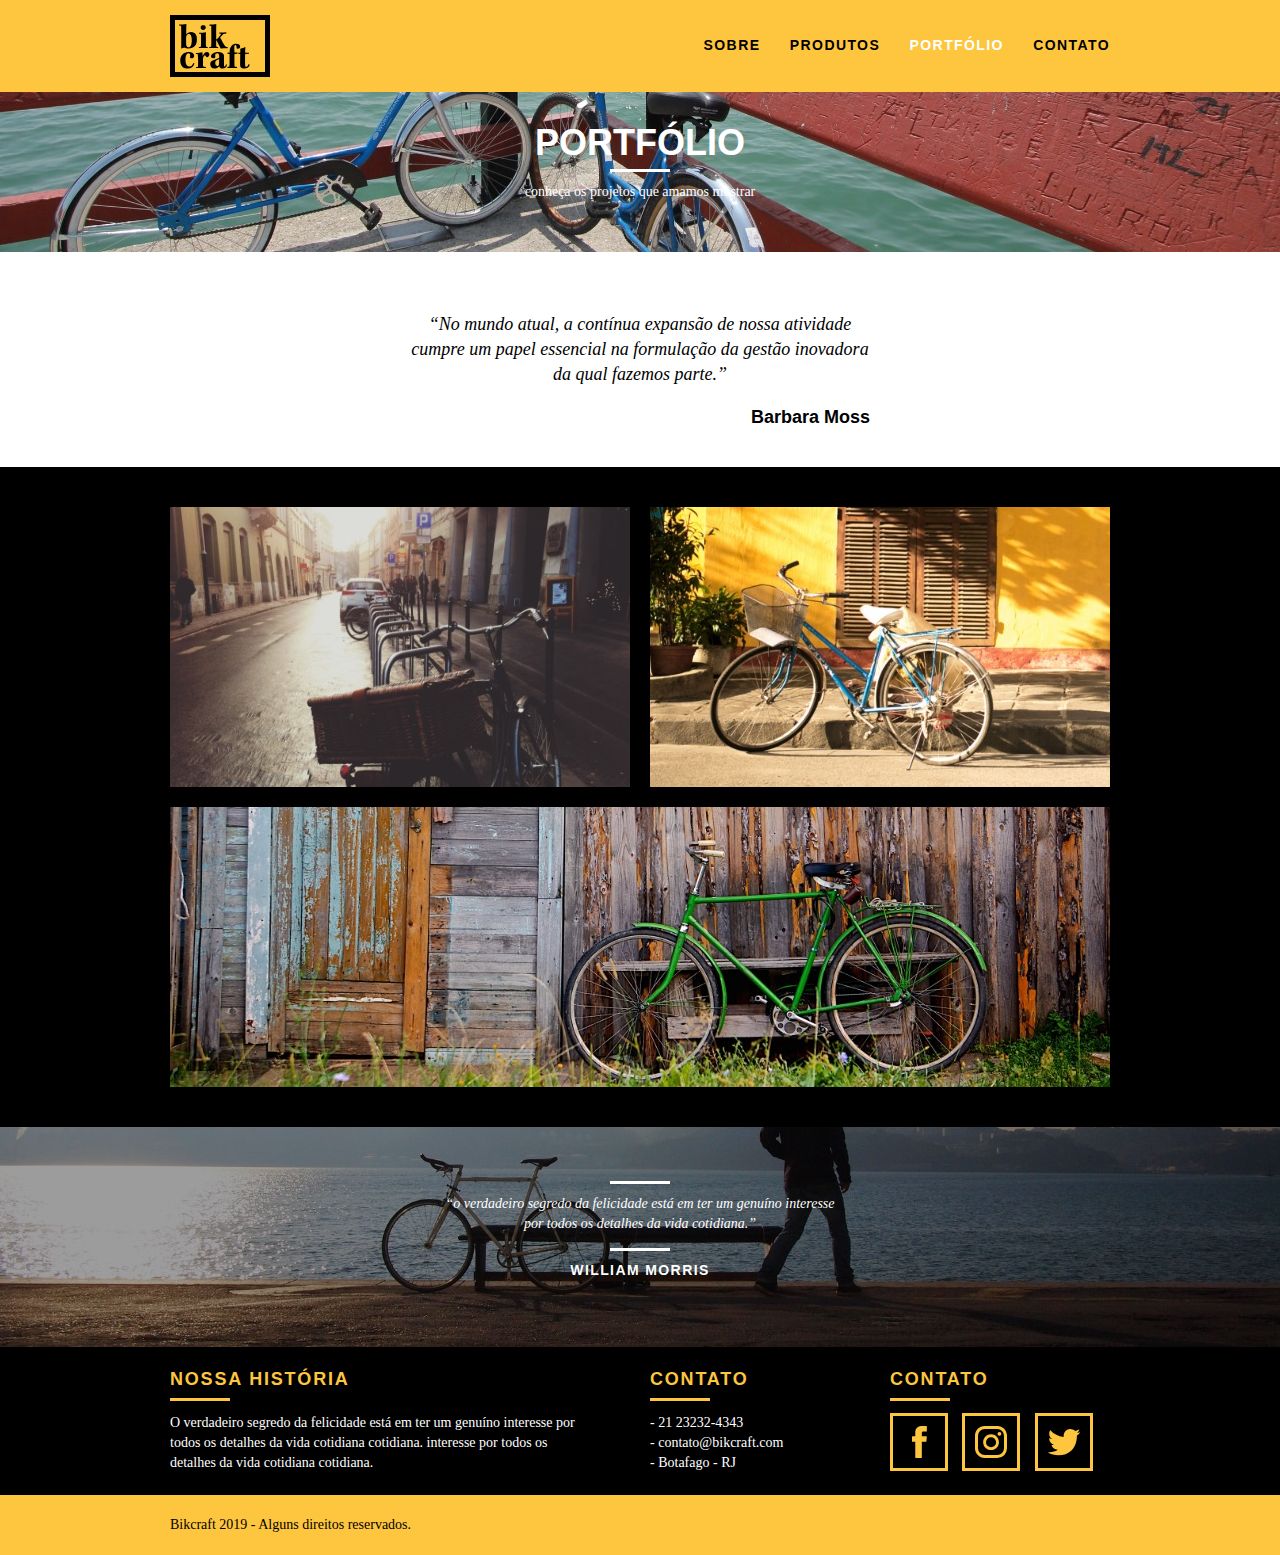
<file: ProjectBikeCraft/portfolio.html>
<!DOCTYPE html>
<html lang="pt-br">
	<head>
		<meta charset="utf-8">
		<title>Bikcraft - Portfólio</title>
		<link rel="stylesheet" href="css/normalize.css">
		<link rel="stylesheet" href="css/reset.css">
		<link rel="stylesheet" href="css/grid.css">
		<link rel="stylesheet" href="css/style.css">
		<link rel="stylesheet" href="css/portfolio.css">
		<link rel="stylesheet" href="css/responsivo.css">
	</head>
	<body>

		<header class="header">
			<div class="container">
				<a href="index.html" class="grid-4">
					<img src="img/bikcraft.svg" alt="Bikcraft">
				</a>
				<nav class="grid-12 header_menu">
					<ul>
						<li><a href="sobre.html">Sobre</a></li>
						<li><a href="produtos.html">Produtos</a></li>
						<li><a href="portfolio.html" class="menu_ativo">Portfólio</a></li>
						<li><a href="contato.html">Contato</a></li>
					</ul>
				</nav>
			</div>
		</header>

		<section class="introducao-interna interna_portfolio">
			<div class="container">
				<h1>Portfólio</h1>
				<p>conheça os projetos que amamos mostrar</p>
			</div>
		</section>

		<section class="container">
			<blockquote class="quote_clientes">
				<p>“No mundo atual, a contínua expansão de nossa atividade cumpre um papel essencial na formulação da gestão inovadora da qual fazemos parte.”</p>
				<cite>Barbara Moss</cite>
			</blockquote>
		</section>

		<section class="portfolio">
			<div class="container">
				<ul class="portfolio_lista">
					<li class="grid-8"><img src="img/portfolio/retro.jpg" alt="Bicicleta Retrô"></li>
					<li class="grid-8"><img src="img/portfolio/passeio.jpg" alt="Bicicleta Passeio"></li>
					<li class="grid-16"><img src="img/portfolio/esporte.jpg" alt="Bicicleta Esporte"></li>
				</ul>
			</div>
		</section>

		<section class="quebra">
			<blockquote class="quote-externo container">
				<p>“o verdadeiro segredo da felicidade está em ter um genuíno interesse por todos os detalhes da vida cotidiana.”</p>
				<cite>WILLIAM MORRIS</cite>
			</blockquote>
		</section>

		<footer>
			<div class="footer">
				<div class="container">

					<div class="grid-8 footer_historia">
						<h3>Nossa História</h3>
						<p>O verdadeiro segredo da felicidade está em ter um genuíno interesse por todos os detalhes da vida cotidiana cotidiana. interesse por todos os detalhes da vida cotidiana cotidiana.</p>
					</div>

					<div class="grid-4 footer_contato">
						<h3>Contato</h3>
						<ul>
							<li>- 21 23232-4343</li>
							<li>- contato@bikcraft.com</li>
							<li>- Botafago - RJ</li>
						</ul>
					</div>

					<div class="grid-4 footer_redes">
						<h3>Contato</h3>
						<ul>
							<li><a href="http://facebook.com" target="_blank"><img src="img/redes-sociais/facebook.svg"></a></li>
							<li><a href="http://instagram.com" target="_blank"><img src="img/redes-sociais/instagram.svg"></a></li>
							<li><a href="http://twitter.com" target="_blank"><img src="img/redes-sociais/twitter.svg"></a></li>
						</ul>
					</div>

				</div>
			</div>

			<div class="copy">
				<div class="container">
					<p class="grid-16">Bikcraft 2019 - Alguns direitos reservados.</p>
				</div>
			</div>
		</footer>

	</body>
</html>
</file>
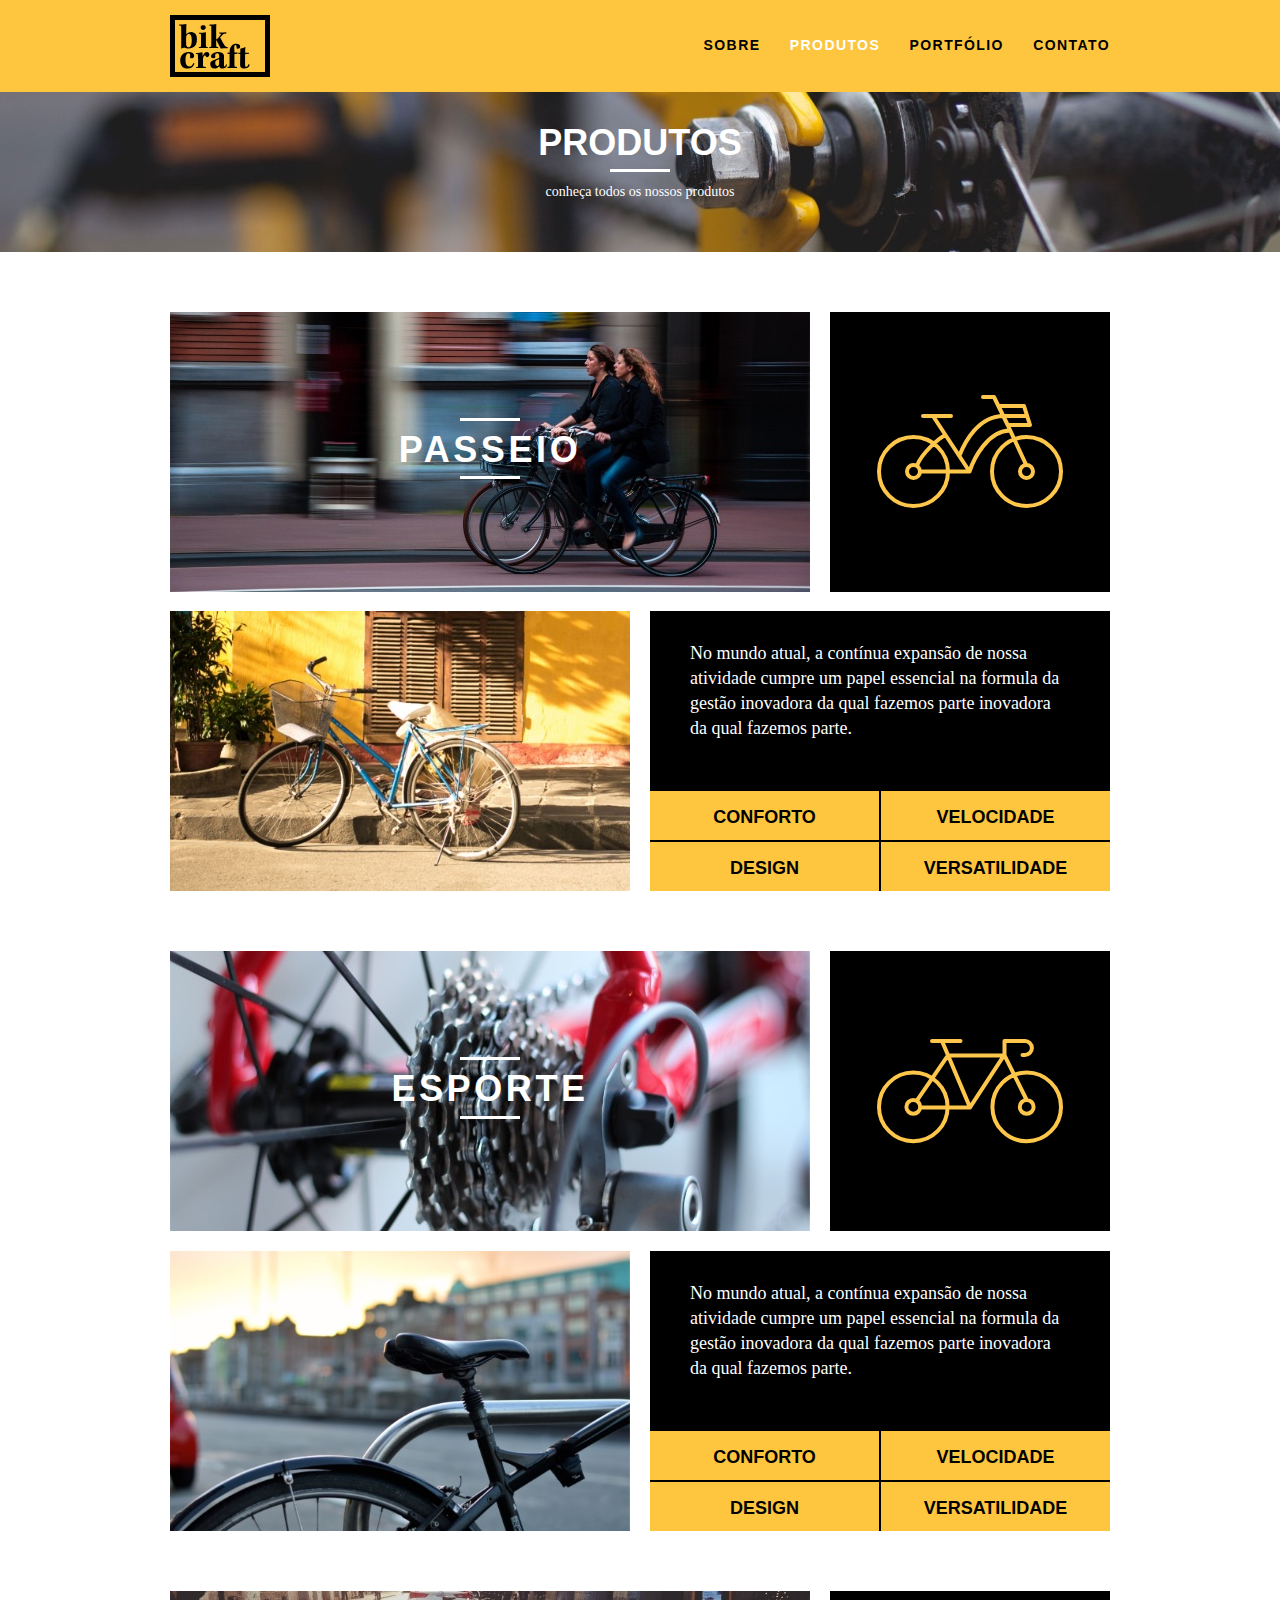
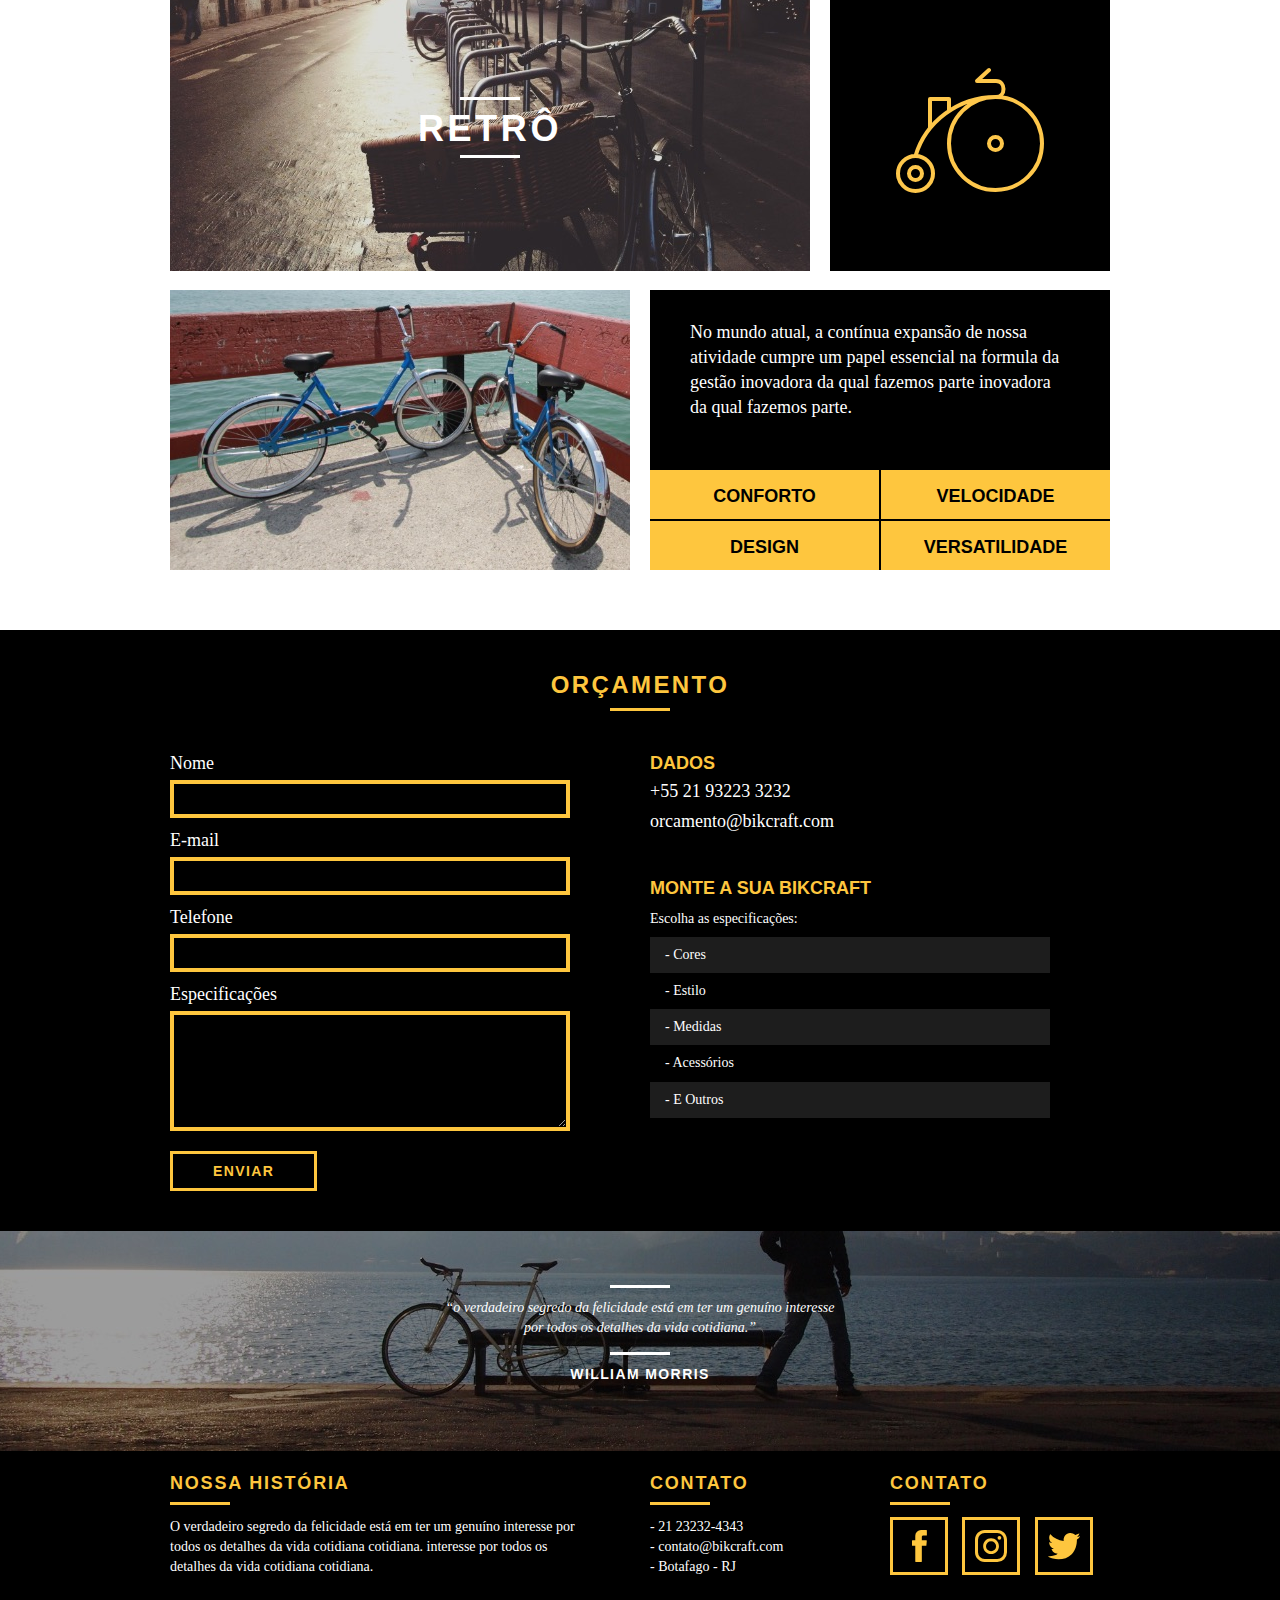
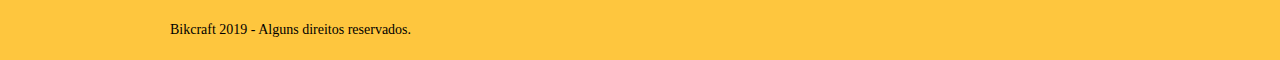
<file: ProjectBikeCraft/produtos.html>
<!DOCTYPE html>
<html lang="pt-br">
	<head>
		<meta charset="utf-8">
		<title>Bikcraft - Produtos</title>
		<link rel="stylesheet" href="css/normalize.css">
		<link rel="stylesheet" href="css/reset.css">
		<link rel="stylesheet" href="css/grid.css">
		<link rel="stylesheet" href="css/style.css">
		<link rel="stylesheet" href="css/produtos.css">
		<link rel="stylesheet" href="css/responsivo.css">
	</head>
	<body>

		<header class="header">
			<div class="container">
				<a href="index.html" class="grid-4">
					<img src="img/bikcraft.svg" alt="Bikcraft">
				</a>
				<nav class="grid-12 header_menu">
					<ul>
						<li><a href="sobre.html">Sobre</a></li>
						<li><a href="produtos.html" class="menu_ativo">Produtos</a></li>
						<li><a href="portfolio.html">Portfólio</a></li>
						<li><a href="contato.html">Contato</a></li>
					</ul>
				</nav>
			</div>
		</header>

		<section class="introducao-interna interna_produtos">
			<div class="container">
				<h1>Produtos</h1>
				<p>conheça todos os nossos produtos</p>
			</div>
		</section>

		<section class="container produto_item">
			<div class="grid-11">
				<img src="img/produtos/bikcraft-passeio-1.jpg" alt="Bikcraft Passeio">
				<h2>Passeio</h2>
			</div>
			<div class="grid-5 produto_icone"><img src="img/produtos/passeio.svg"></div>
			<div class="grid-8"><img src="img/produtos/bikcraft-passeio-2.jpg" alt="Bikcraft Passeio"></div>
			<div class="grid-8 produto_info">
				<p>No mundo atual, a contínua expansão de nossa atividade cumpre um papel essencial na formula da gestão inovadora da qual fazemos parte inovadora da qual fazemos parte.</p>
				<ul>
					<li>Conforto</li>
					<li>Velocidade</li>
					<li>Design</li>
					<li>Versatilidade</li>
				</ul>
			</div>
		</section>

		<section class="container produto_item">
			<div class="grid-11">
				<img src="img/produtos/bikcraft-esporte-1.jpg" alt="Bikcraft Esporte">
				<h2>Esporte</h2>
			</div>
			<div class="grid-5 produto_icone"><img src="img/produtos/esporte.svg"></div>
			<div class="grid-8"><img src="img/produtos/bikcraft-esporte-2.jpg" alt="Bikcraft Esporte"></div>
			<div class="grid-8 produto_info">
				<p>No mundo atual, a contínua expansão de nossa atividade cumpre um papel essencial na formula da gestão inovadora da qual fazemos parte inovadora da qual fazemos parte.</p>
				<ul>
					<li>Conforto</li>
					<li>Velocidade</li>
					<li>Design</li>
					<li>Versatilidade</li>
				</ul>
			</div>
		</section>

		<section class="container produto_item">
			<div class="grid-11">
				<img src="img/produtos/bikcraft-retro-1.jpg" alt="Bikcraft Retrô">
				<h2>Retrô</h2>
			</div>
			<div class="grid-5 produto_icone"><img src="img/produtos/retro.svg"></div>
			<div class="grid-8"><img src="img/produtos/bikcraft-retro-2.jpg" alt="Bikcraft Retrô"></div>
			<div class="grid-8 produto_info">
				<p>No mundo atual, a contínua expansão de nossa atividade cumpre um papel essencial na formula da gestão inovadora da qual fazemos parte inovadora da qual fazemos parte.</p>
				<ul>
					<li>Conforto</li>
					<li>Velocidade</li>
					<li>Design</li>
					<li>Versatilidade</li>
				</ul>
			</div>
		</section>

		<section class="orcamento">
			<div class="container">
				<h2 class="subtitulo">Orçamento</h2>
				<form id="form_orcamento" class="form grid-8">
					<label for="nome">Nome</label>
					<input type="text" id="nome">
					<label for="email">E-mail</label>
					<input type="text" id="email">
					<label for="telefone">Telefone</label>
					<input type="text" id="telefone">
					<label for="espec">Especificações</label>
					<textarea id="espec"></textarea>
					<button type="submit" class="btn">Enviar</button>
				</form>
				<div class="orcamento_dados grid-8">
					<h3>Dados</h3>
					<span>+55 21 93223 3232</span>
					<span>orcamento@bikcraft.com</span>
					<h3>Monte a sua Bikcraft</h3>
					<p>Escolha as especificações:</p>
					<ul>
						<li>- Cores</li>
    				<li>- Estilo</li>
    				<li>- Medidas</li>
   					<li>- Acessórios</li>
    				<li>- E Outros</li>
					</ul>
				</div>
			</div>
		</section>

		<section class="quebra">
			<blockquote class="quote-externo container">
				<p>“o verdadeiro segredo da felicidade está em ter um genuíno interesse por todos os detalhes da vida cotidiana.”</p>
				<cite>WILLIAM MORRIS</cite>
			</blockquote>
		</section>

		<footer>
			<div class="footer">
				<div class="container">

					<div class="grid-8 footer_historia">
						<h3>Nossa História</h3>
						<p>O verdadeiro segredo da felicidade está em ter um genuíno interesse por todos os detalhes da vida cotidiana cotidiana. interesse por todos os detalhes da vida cotidiana cotidiana.</p>
					</div>

					<div class="grid-4 footer_contato">
						<h3>Contato</h3>
						<ul>
							<li>- 21 23232-4343</li>
							<li>- contato@bikcraft.com</li>
							<li>- Botafago - RJ</li>
						</ul>
					</div>

					<div class="grid-4 footer_redes">
						<h3>Contato</h3>
						<ul>
							<li><a href="http://facebook.com" target="_blank"><img src="img/redes-sociais/facebook.svg"></a></li>
							<li><a href="http://instagram.com" target="_blank"><img src="img/redes-sociais/instagram.svg"></a></li>
							<li><a href="http://twitter.com" target="_blank"><img src="img/redes-sociais/twitter.svg"></a></li>
						</ul>
					</div>

				</div>
			</div>

			<div class="copy">
				<div class="container">
					<p class="grid-16">Bikcraft 2019 - Alguns direitos reservados.</p>
				</div>
			</div>
		</footer>

	</body>
</html>
</file>
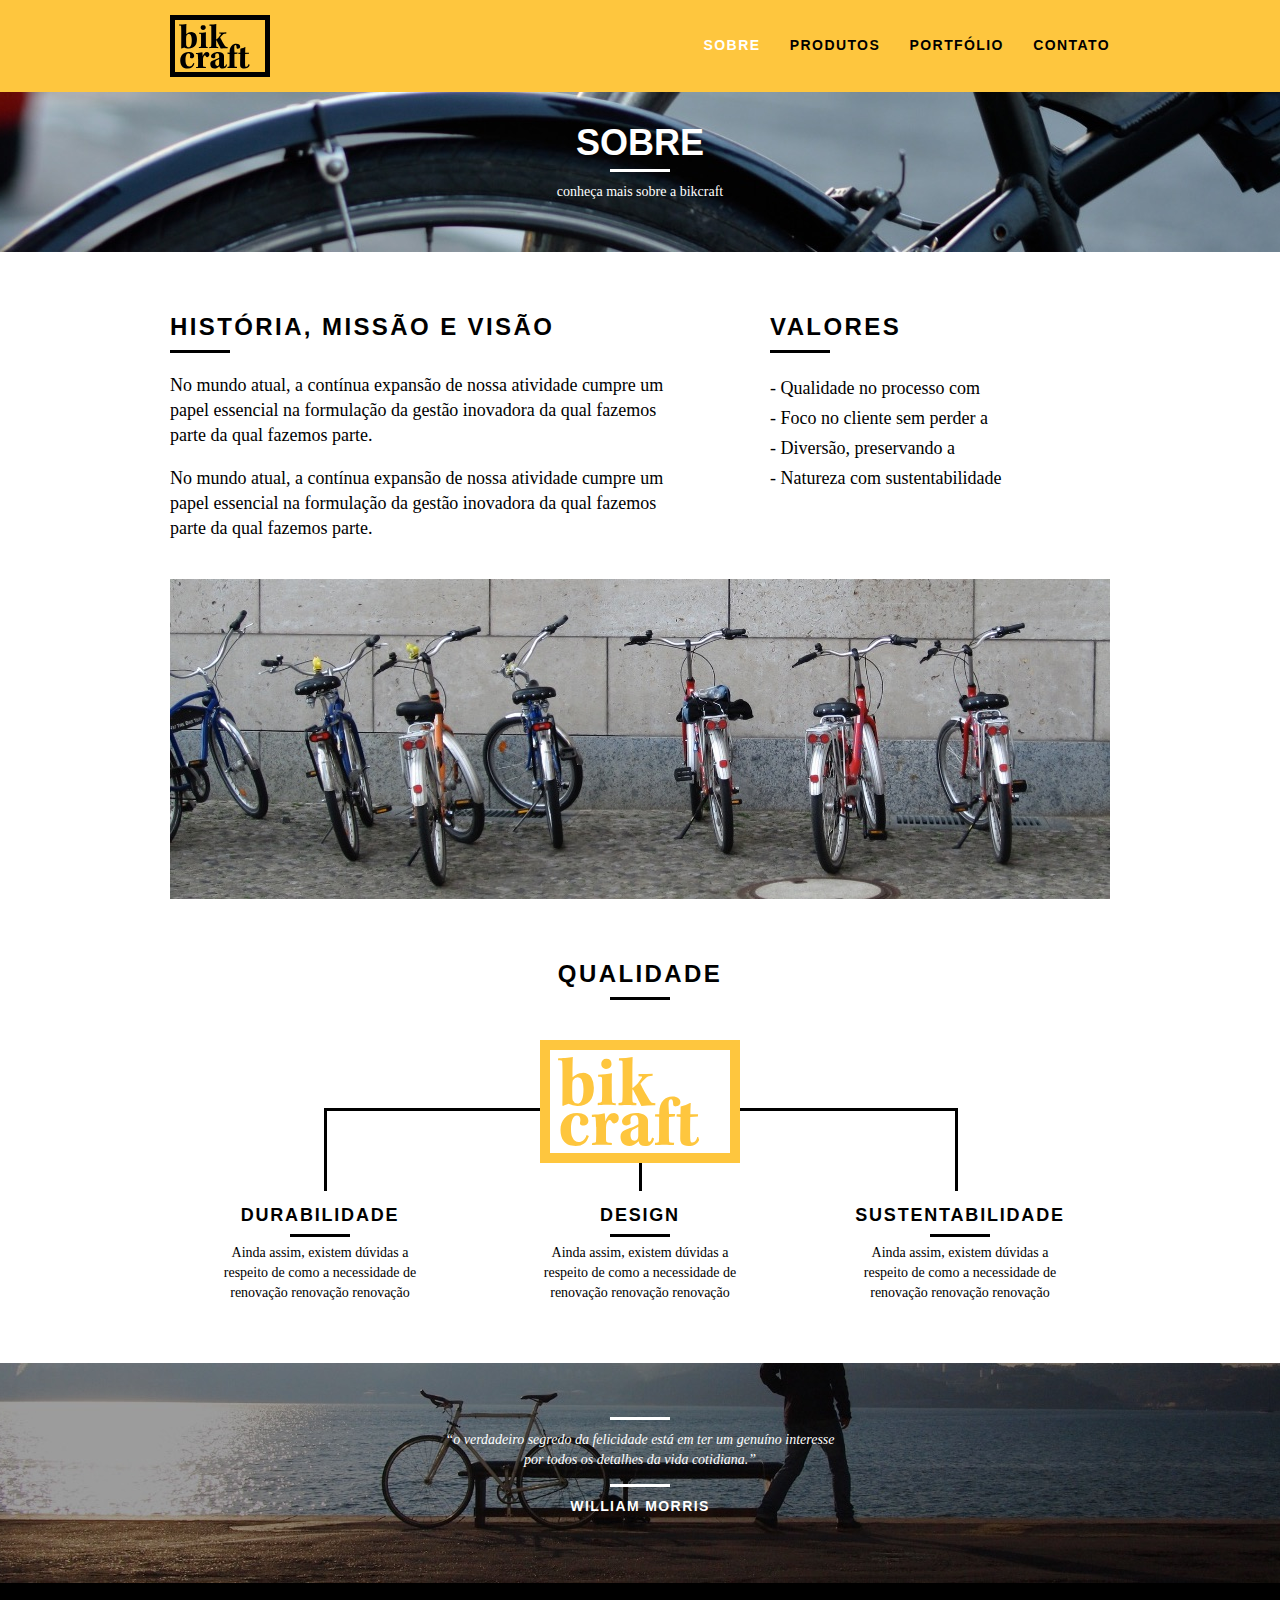
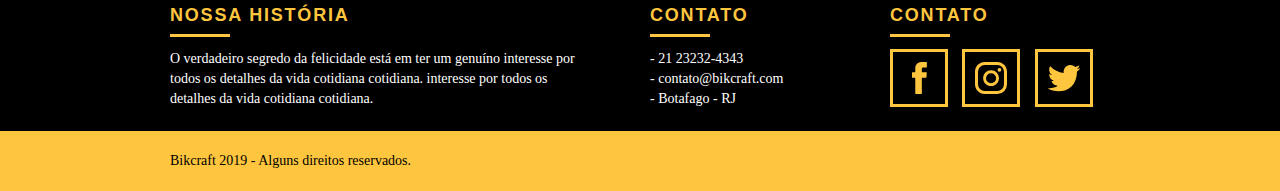
<file: ProjectBikeCraft/sobre.html>
<!DOCTYPE html>
<html lang="pt-br">
	<head>
		<meta charset="utf-8">
		<title>Bikcraft - Sobre</title>
		<link rel="stylesheet" href="css/normalize.css">
		<link rel="stylesheet" href="css/reset.css">
		<link rel="stylesheet" href="css/grid.css">
		<link rel="stylesheet" href="css/style.css">
		<link rel="stylesheet" href="css/sobre.css">
		<link rel="stylesheet" href="css/responsivo.css">
	</head>
	<body>

		<header class="header">
			<div class="container">
				<a href="index.html" class="grid-4">
					<img src="img/bikcraft.svg" alt="Bikcraft">
				</a>
				<nav class="grid-12 header_menu">
					<ul>
						<li><a href="sobre.html" class="menu_ativo">Sobre</a></li>
						<li><a href="produtos.html">Produtos</a></li>
						<li><a href="portfolio.html">Portfólio</a></li>
						<li><a href="contato.html">Contato</a></li>
					</ul>
				</nav>
			</div>
		</header>

		<section class="introducao-interna interna_sobre">
			<div class="container">
				<h1>Sobre</h1>
				<p>conheça mais sobre a bikcraft</p>
			</div>
		</section>

		<section class="missao_sobre container">
			<div class="grid-10">
				<h2 class="subtitulo-interno">História, Missão e Visão</h2>
				<p>No mundo atual, a contínua expansão de nossa atividade cumpre um papel essencial na formulação da gestão inovadora da qual fazemos parte da qual fazemos parte.</p>
				<p>No mundo atual, a contínua expansão de nossa atividade cumpre um papel essencial na formulação da gestão inovadora da qual fazemos parte da qual fazemos parte.</p>
			</div>
			<div class="grid-6">
				<h2 class="subtitulo-interno">Valores</h2>
				<ul>
					<li>- Qualidade no processo com</li>
					<li>- Foco no cliente sem perder a</li>
					<li>- Diversão, preservando a</li>
					<li>- Natureza com sustentabilidade</li>
				</ul>
			</div>

			<div class="grid-16 foto-equipe">
				<img src="img/equipe-bikcraft.jpg" alt="Equipe Bikcraft">
			</div>

		</section>

		<section class="qualidade container">
			<h2 class="subtitulo">Qualidade</h2>
			<img src="img/bikcraft-qualidade.svg" alt="Bikcraft">
			<ul class="qualidade_lista">
				<li class="grid-1-3">
					<h3>Durabilidade</h3>
					<p>Ainda assim, existem dúvidas a respeito de como a necessidade de renovação renovação renovação</p>
				</li>
				<li class="grid-1-3">
					<h3>Design</h3>
					<p>Ainda assim, existem dúvidas a respeito de como a necessidade de renovação renovação renovação</p>
				</li>
				<li class="grid-1-3">
					<h3>Sustentabilidade</h3>
					<p>Ainda assim, existem dúvidas a respeito de como a necessidade de renovação renovação renovação</p>
				</li>
			</ul>
		</section>

		<section class="quebra">
			<blockquote class="quote-externo container">
				<p>“o verdadeiro segredo da felicidade está em ter um genuíno interesse por todos os detalhes da vida cotidiana.”</p>
				<cite>WILLIAM MORRIS</cite>
			</blockquote>
		</section>

		<footer>
			<div class="footer">
				<div class="container">

					<div class="grid-8 footer_historia">
						<h3>Nossa História</h3>
						<p>O verdadeiro segredo da felicidade está em ter um genuíno interesse por todos os detalhes da vida cotidiana cotidiana. interesse por todos os detalhes da vida cotidiana cotidiana.</p>
					</div>

					<div class="grid-4 footer_contato">
						<h3>Contato</h3>
						<ul>
							<li>- 21 23232-4343</li>
							<li>- contato@bikcraft.com</li>
							<li>- Botafago - RJ</li>
						</ul>
					</div>

					<div class="grid-4 footer_redes">
						<h3>Contato</h3>
						<ul>
							<li><a href="http://facebook.com" target="_blank"><img src="img/redes-sociais/facebook.svg"></a></li>
							<li><a href="http://instagram.com" target="_blank"><img src="img/redes-sociais/instagram.svg"></a></li>
							<li><a href="http://twitter.com" target="_blank"><img src="img/redes-sociais/twitter.svg"></a></li>
						</ul>
					</div>

				</div>
			</div>

			<div class="copy">
				<div class="container">
					<p class="grid-16">Bikcraft 2019 - Alguns direitos reservados.</p>
				</div>
			</div>
		</footer>

	</body>
</html>
</file>
<file: ProjectBikeCraft/css/grid.css>
*, *:before, *:after {
  -webkit-box-sizing: border-box; 
  -moz-box-sizing: border-box; 
  box-sizing: border-box;
}

.container {
	width: 960px;
	margin: 0 auto;
	padding: 0px;
	position: relative;
}

.container:after, .container:before {
	content: " ";
	display: table;
}

.container:after {
	clear: both;
}

.grid-1, .grid-2, .grid-3, .grid-4, .grid-5, .grid-6, .grid-7, .grid-8, .grid-9, .grid-10, .grid-11, .grid-12, .grid-13, .grid-14, .grid-15, .grid-16, .grid-1-3 {
	float: left;
	margin-left: 10px;
	margin-right: 10px;
}

.grid-1 	{width: 40px;}
.grid-2 	{width: 100px;}
.grid-3 	{width: 160px;}
.grid-4 	{width: 220px;}
.grid-5 	{width: 280px;}
.grid-6 	{width: 340px;}
.grid-7 	{width: 400px;}
.grid-8 	{width: 460px;}
.grid-9 	{width: 520px;}
.grid-10 	{width: 580px;}
.grid-11 	{width: 640px;}
.grid-12 	{width: 700px;}
.grid-13 	{width: 760px;}
.grid-14 	{width: 820px;}
.grid-15 	{width: 880px;}
.grid-16 	{width: 940px;}
.grid-1-3	{width: 300px;}

@media only screen and (min-width: 788px) and (max-width: 979px) {

.container {
	width: 768px;
}

.grid-1		{width: 28px;}
.grid-2		{width: 76px;}
.grid-3		{width: 124px;}
.grid-4		{width: 172px;}
.grid-5		{width: 220px;}
.grid-6		{width: 268px;}
.grid-7		{width: 316px;}
.grid-8		{width: 364px;}
.grid-9		{width: 412px;}
.grid-10	{width: 460px;}
.grid-11	{width: 508px;}
.grid-12	{width: 556px;}
.grid-13	{width: 604px;}
.grid-14	{width: 652px;}
.grid-15	{width: 700px;}
.grid-16	{width: 748px;}
.grid-1-3	{width: 236px;}

}

@media only screen and (max-width: 787px) {
.container {
	width: 300px;
}

.grid-1, .grid-2, .grid-3, .grid-4, .grid-5, .grid-6, .grid-7, .grid-8, .grid-9, .grid-10, .grid-11, .grid-12, .grid-13, .grid-14, .grid-15, .grid-16, .grid-1-3 {
	width: 300px;
	margin: 0 0 20px 0;
	float: none;
}

}
</file>
<file: ProjectBikeCraft/css/style.css>
/* Estilos Gerais */

body {
	font-family: Arial, Helvetica, sans-serif;
}

p {
	font-family: Georgia, "Times New Roman", serif;
	font-size: 14px;
	line-height: 20px;
}

img {
	display: block;
	max-width: 100%;
}

.btn {
	border: 3px solid #fec63e;
	padding: 10px 30px;
	color: #fec63e;
	font-size: 14px;
	line-height: 20px;
	text-transform: uppercase;
	font-weight: bold;
	letter-spacing: .1em;
}

.btn:hover {
	color: #fff;
	border-color: #fff;
}

.btn.btn-preto:hover {
	color: #000;
	border-color: #000;
}

.subtitulo {
	font-size: 24px;
	line-height: 30px;
	font-weight: bold;
	letter-spacing: .1em;
	color: #000;
	text-transform: uppercase;
	text-align: center;
	margin-bottom: 40px;
}

.subtitulo:after {
	content: "";
	display: block;
	width: 60px;
	height: 3px;
	background: #000;
	margin: 8px auto;
}

.subtitulo-interno {
	font-size: 24px;
	line-height: 30px;
	font-weight: bold;
	letter-spacing: .1em;
	color: #000;
	text-transform: uppercase;
	margin-bottom: 20px;
}

.subtitulo-interno:after {
	content: "";
	display: block;
	width: 60px;
	height: 3px;
	background: #000;
	margin: 8px 0;
}

/* Header */

.header {
	position: fixed;
	top: 0;
	width: 100%;
	background: #fec63e; /* Amarelo */
	padding: 15px 0;
	z-index: 10;
}

.header_menu {
	text-align: right;
}

.header_menu ul li {
	display: inline-block;
	margin-left: 25px;
	margin-top: 20px;
}

.header_menu ul li a {
	color: #000;
	font-weight: bold;
	text-transform: uppercase;
	letter-spacing: .1em;
	font-size: 14px;
	line-height: 20px;
	padding: 10px 0;
}

.header_menu ul li a:hover {
	color: #FFF;
}

.header_menu ul li a.menu_ativo {
	color: #FFF;
}

/* Introdução */

.introducao {
	width: 100%;
	height: 380px;
	background: url("../img/bg.jpg") no-repeat center;
	background-size: cover;
	margin-top: 92px;
	text-align: center;
	padding-top: 80px;
}

.introducao h1 {
	font-size: 48px;
	color: #FFF;
	font-weight: bold;
	text-transform: uppercase;
}

.quote-externo {
	max-width: 320px;
	margin: 0 auto;
	margin-bottom: 40px;
	color: white;
}

.quote-externo p {
	font-style: italic;
}

.quote-externo p:before, .quote-externo p:after {
	content: "";
	display: block;
	width: 60px;
	height: 3px;
	background: #fff;
	margin: 14px auto 10px auto;
}

.quote-externo cite {
	font-style: normal;
	font-weight: bold;
	font-size: 14px;
	letter-spacing: .1em;
}

/*Introducao Interna*/

.introducao-interna {
	width: 100%;
	margin-top: 92px;
	height: 160px;
	text-align: center;
	color: #fff;
	padding-top: 30px;
}

.introducao-interna h1 {
	font-size: 36px;
	font-weight: bold;
	text-transform: uppercase;
}

.introducao-interna h1:after {
	content: "";
	display: block;
	width: 60px;
	height: 3px;
	background: #fff;
	margin: 6px auto 10px auto;
}


/*Produtos*/

.produtos {
	padding: 60px 0;
}

.produtos_lista li{
	background: #fec63e;
	text-align: center;
}

.produtos_lista li img {
	margin: 0 auto;
}

.produtos_lista li h3{
	font-weight: bold;
	font-size: 18px;
	line-height: 25px;
	text-transform: uppercase;
	letter-spacing: .1em;
	margin-top: 20px;
}

.produtos_lista li h3:after{
	content: "";
	display: block;
	width: 60px;
	height: 3px;
	background: #000;
	margin: 2px auto;
}

.produtos_lista li p {
	padding: 10px 20px 20px 20px;
}

.produtos_icone {
	background: #000;
	padding: 20px;
}

.call {
	padding-top: 40px;
	text-align: center;
	clear: both;
}

.call p{
	margin-bottom: 20px;
}

/*Portfólio*/

.portfolio {
	width: 100%;
	background: #000;
	padding: 40px 0;
}

.portfolio .subtitulo {
	color: #fec63e;
}

.portfolio .subtitulo:after {
	background: #fec63e;
}

.portfolio_lista li:last-child {
	margin-top: 20px;
}

.portfolio .call p {
	color: #fff;
}

/*Qualidade*/

.qualidade {
	padding: 60px 0;
}

.qualidade:after {
	content: "";
	width: 634px;
	height: 83px;
	display: block;
	background: url("../img/linhas.svg") no-repeat center;
	position: absolute;
	top: 209px;
	right: 162px;
	z-index: -1;
}

.qualidade img{
	margin: 0 auto;
}

.qualidade_lista {
	padding-top: 20px;
	overflow: auto; /* clear-fix */
}

.qualidade_lista li {
	text-align: center;
	padding: 0 40px;
}

.qualidade_lista li h3{
	font-weight: bold;
	font-size: 18px;
	line-height: 25px;
	text-transform: uppercase;
	letter-spacing: .1em;
	margin-top: 20px;
}

.qualidade_lista li h3:after{
	content: "";
	display: block;
	width: 60px;
	height: 3px;
	background: #000;
	margin: 6px auto;
}

/*Quebra*/

.quebra {
	width: 100%;
	height: 220px;
	background: url("../img/bg-footer.jpg") no-repeat center;
	background-size: cover;
	text-align: center;
	padding-top: 40px;
}

.quebra .quote-externo {
	max-width: 400px;
}

/*Footer*/

.footer {
	width: 100%;
	background: #000;
	color: #fff;
	padding: 20px 0;
}

.footer h3 {
	font-size: 18px;
	line-height: 25px;
	color: #fec63e;
	text-transform: uppercase;
	letter-spacing: .1em;
	font-weight: bold;
}

.footer h3:after {
	content: "";
	display: block;
	width: 60px;
	height: 3px;
	background: #fec63e;
	margin: 6px 0 12px 0;
}

.footer_historia {
	padding-right: 40px;
}

.footer_contato ul li {
	font-size: 14px;
	line-height: 20px;
	font-family: Georgia, "Times New Roman", serif;
}

.footer_redes ul li {
	display: inline-block;
	margin-right: 10px;
}

.footer_redes ul li a {
	border: 3px solid #fec63e;
	display: block;
	padding: 10px;
}

.footer_redes ul li a:hover {
	border-color: #fff;
}

.copy {
	width: 100%;
	background: #fec63e;
	padding: 20px 0;
}
</file>
<file: ProjectBikeCraft/css/responsivo.css>
/*Estilo para tablets*/
@media only screen and (min-width: 788px) and (max-width: 979px) {

/*Qualidade Home*/
.qualidade:after {
	right: 66px;
}

.qualidade_lista li {
	padding: 0 10px;
}

/*Footer*/

.footer_redes ul li a {
	border: 3px solid #fec63e;
	display: block;
	padding: 6px;

}

.footer_redes ul li a img{
	width: 26px;
	height: 26px;
}

}

/*Estilo para smartphone*/
@media only screen and (max-width: 787px) {

/*Header*/
.header {
	position: relative;
	padding-bottom: 0px;
}

.header img {
	margin: 0 auto 10px auto;
}

.header_menu {
	text-align: center;
}

.header_menu ul li {
	margin: 5px;
}

.header_menu ul li a {
	border: 4px solid #000;
	width: 136px;
	display: block;
	float: left;
}

.header_menu ul li a:hover {
	border-color: #fff;
}

/*Introducao*/

.introducao h1 {
	font-size: 36px;
}

.introducao {
	margin-top: 0px;
	padding-top: 40px;
	background: url("../img/bg-mobile.jpg") no-repeat center;
	background-size: cover;
}

/*Call*/
.call {
	padding-top: 10px;
}

/*Qualidade Home*/
.qualidade:after {
	display: none;
}

}
</file>
<file: ProjectUrnaEletronicaEmJs/assets/css/style.css>
@keyframes pisca {
    0% { opacity: 0.2; }
    50% { opacity: 1; }
    100% { opacity: 0.2; }
}

* {
    margin: 0;
    padding: 0;
}

body {
    display: flex;
    justify-content: center;
    align-items: center;
    font-family: Arial, Helvetica, sans-serif;
}

.urna {
    background-color: #dbd5c9;
    padding: 30px;
    display: flex;
}

.tela {
    width: 550px;
    height: 390px;
    background: linear-gradient(to right, #E8E8E8, #C1C1C1);
    border: 2px solid #555;
    display: flex;
    flex-direction: column;
}

.d-1 {
    flex: 1;
    display: flex;
}

.d-1-left {
    flex: 1;
    display: flex;
    flex-direction: column;
    padding-left: 20px;
}

.d-1-1 {
    height: 50px;
    display: flex;
    align-items: center;
}

.d-1-2 {
    height: 50px;
    display: flex;
    align-items: center;
    justify-content: center;
}

.d-1-3 {
    height: 50px;
    display: flex;
    align-items: center;
    justify-content: center;
}
.numero {
    display: inline-block;
    width: 40px;
    height: 40px;
    border: 2px solid black;
    text-align: center;
    line-height: 40px;
    font-size: 25px;
    margin-right: 2px;
}
.pisca {
    animation: pisca 1s infinite;
}

.d-1-4 {
    flex: 1;
    line-height: 30px;
}

.d-1-right {
    width: 90px;
    display: flex;
    flex-direction: column;
    align-items: flex-end;
}
.d-1-image {
    border: 1px solid black;
    background-color: white;
    text-align: center;
    font-size: 14px;
}
.d-1-image.small {
    width: 80%;
    font-size: 12px;
}
.d-1-image img {
    width: 100%;
}

.d-2 {
    height: 115px;
    font-size: 14px;
    border-top: 2px solid #000;
}

.informacao--confirma {
    display: flex;
    align-items: center;
    flex-wrap: wrap;
}

.teclado {
    background-color: #403a3a;
    margin-left: 30px;
}

.teclado--linha {
    display: flex;
    justify-content: center;
    align-items: flex-end;
}

.teclado--botao {
    width: 80px;
    height: 50px;
    background-color: black;
    color: white;
    font-size: 20px;
    display: flex;
    justify-content: center;
    align-items: center;
    margin: 10px;
    cursor: pointer;
    box-shadow: 3px 3px 0px #555;
}

.botao--branco {
    background-color: white;
    color: black;
    font-size: 15px;
    font-weight: bold;
}

.botao--corrige {
    background-color: #F09046;
    color: black;
    font-size: 15px;
    font-weight: bold;
}

.botao--confirma {
    background-color: #48c079;
    color: black;
    font-size: 15px;
    width: 90px;
    height: 60px;
    font-weight: bold;
}

.botao--confirma--informativo {
    background-color: #48c079;
    color: black;
    font-size: 10px;
    width: 60px;
    height: 35px;
    font-weight: bold;
    margin-bottom: 1px;
    margin-left: 2px;
    cursor: none;
}

.botao--corrige--informativo {
    background-color: #F09046;
    color: black;
    font-size: 10px;
    width: 60px;
    height: 35px;
    font-weight: bold;
    margin-bottom: 1px;
    margin-left: 2px;
    cursor: none;
}

.aviso--grande {
    margin-top: 40px;
    font-size: 50px;
    font-weight: bold;
    text-align: center;
}
</file>
<file: ProjectWildbeast/css/style.css>
body,
p,
h1,
ul,
li,
blockquote {
  padding: 0px;
  margin: 0px;
}

body {
  font-family: "Volkorn", Georgia, serif;
}

li {
  list-style: none;
}

a {
  text-decoration: none;
}

img {
  display: block;
  width: 100%;
  border-radius: 5px;
}

/* GRID GERAL */

.estrutura {
  display: grid;
  grid-template-columns: minmax(160px, 1fr) 3fr 300px;
  grid-template-areas:
    "header header header"
    "sidenav content anuncios"
    "footer footer footer";
}

@media (max-width: 1200px) {
  .estrutura {
    grid-template-areas:
      "header header header"
      "sidenav content content"
      "sidenav anuncios anuncios"
      "footer footer footer";
  }
}

@media (max-width: 760px) {
  .estrutura {
    grid-template-columns: 100%;
    grid-template-areas:
      "header"
      "sidenav"
      "content"
      "anuncios"
      "footer";
  }
}

/*HEADER*/

.header {
  grid-area: header;
  background: linear-gradient(135deg, #8844ee, #b07dfb);
  padding: 30px;
  display: grid;
  grid-template-columns: 1fr auto;
  align-items: center;
}

.logo {
  max-width: 200px;
}

.header nav ul {
  display: flex;
  flex-wrap: wrap;
}

.header nav a {
  display: block;
  padding: 10px;
  color: white;
  font-size: 1.125em;
  background: rgba(0, 0, 0, 0.1);
  border-radius: 5px;
  transition: 0.1s;
}

.header nav a:hover {
  background: rgba(0, 0, 0, 0.5);
}

.header li + li {
  margin-left: 30px;
}

@media (max-width: 760px) {
  .header {
    grid-template-columns: auto;
  }
  .logo {
    margin-bottom: 20px;
  }
  .header nav a {
    font-size: 1em;
  }
  .header li + li {
    margin-left: 10px;
  }
}

/*SIDENAV*/

.sidenav {
  grid-area: sidenav;
  background: #fafbfc;
  padding: 30px;
}

.sidenav li a {
  display: block;
  min-width: 60px;
  max-width: 100px;
  margin: 0 auto 30px auto;
  background: white;
  padding: 20px;
  border-radius: 5px;
  box-shadow: 5px 5px 15px 0px rgba(44, 44, 44, 0.15);
  transition: 0.1s ease-out;
}

.sidenav li a:hover {
  background: #b07dfb;
}

@keyframes seta {
  from {
    right: 30px;
  }
  to {
    right: 20px;
  }
}

@media (max-width: 760px) {
  .sidenav {
    position: relative;
    overflow-x: auto;
    -webkit-overflow-scrolling: touch;
    -ms-overflow-style: -ms-autohiding-scrollbar;
  }
  .sidenav::after {
    content: "→";
    position: absolute;
    top: 5px;
    right: 30px;
    color: rgba(0, 0, 0, 0.3);
    animation: seta 0.5s ease-in 0s infinite alternate;
  }
  .sidenav ul {
    display: flex;
  }
  .sidenav li {
    flex: 1 0 60px;
  }
  .sidenav {
    padding: 0 30px;
  }
  .sidenav li a {
    margin: 30px 30px 30px 0;
  }
}

/*CONTENT*/

.content {
  grid-area: content;
  max-width: 900px;
  margin: 0 auto;
  padding: 30px;
  display: grid;
  grid-template-columns: 1fr 1fr;
  gap: 30px;
}

@media (max-width: 600px) {
  .content {
    grid-template-columns: auto;
  }
}

.col-wide {
  grid-column: 1 / -1;
}

.imagem-1 {
  grid-row: span 2;
  align-self: end;
}

.item-2 {
  align-self: end;
}

/*ESTILOS CONTENT*/

p {
  font-size: 1.2em;
  line-height: 1.6;
  letter-spacing: -0.005em;
  color: rgba(0, 0, 0, 0.7);
}

.informacoes p + p {
  margin-top: 30px;
}

/*TITULO*/

.titulo {
  color: #b07dfb;
}

.titulo h1 {
  font-size: 3.75em;
  line-height: 1;
  font-weight: 700;
}

.titulo span {
  font-size: 0.875em;
  font-style: italic;
}

/*CARACTERISTICAS*/

.caracteristicas {
  display: flex;
  align-items: flex-start;
}

.caracteristicas > div {
  width: 80px;
  text-align: center;
  background: linear-gradient(135deg, #8844ee, #b07dfb);
  border-radius: 5px;
  box-shadow: 5px 5px 15px 0px rgba(44, 44, 44, 0.15);
  position: relative;
}

.caracteristicas > div:first-child {
  margin-right: 30px;
}

.caracteristicas span {
  display: block;
  color: #b07dfb;
}

.numero {
  font-size: 3em;
  line-height: 1;
  margin: 10px auto;
}

.rotulo {
  background: white;
  border-radius: 0 0 5px 5px;
  padding: 5px 0;
  position: relative;
  top: 2px;
}

.destaque {
  font-size: 0.875em;
  color: #b07dfb;
  max-width: 16em;
}

.citacao,
.atributos {
  align-self: start;
  padding: 30px;
  border-radius: 5px;
  box-shadow: 5px 5px 15px 0px rgba(44, 44, 44, 0.15);
  background: linear-gradient(135deg, #8844ee, #b07dfb);
}

.citacao p {
  font-size: 1.5em;
  font-style: italic;
  text-align: center;
  color: white;
  max-width: 500px;
  margin: 0 auto;
}

.atributos li {
  color: white;
  font-family: Courier, monospace;
  font-size: 1.125em;
  padding: 15px;
}

.atributos li + li {
  border-top: 2px solid #b07dfb;
}

/*ANUNCIOS*/

.anuncios {
  grid-area: anuncios;
  background: #fafbfc;
  display: grid;
  align-content: start;
  padding: 30px;
  gap: 30px;
  grid-template-columns: repeat(auto-fit, minmax(150px, 1fr));
}

/*FOOTER*/

.footer {
  grid-area: footer;
  background: linear-gradient(135deg, #8844ee, #b07dfb);
}

.footer p {
  color: white;
  text-align: center;
  padding: 30px;
}
</file>
<file: ProjectBikeCraft/css/contato.css>
.interna_contato {
	background: url("../img/bg-contato.jpg") no-repeat center;
	background-size: cover;
}

/*Orçamento*/

.contato {
	padding: 40px 0;
}

.contato_form {
	padding-right: 60px;
}

.contato_form label{
	display: block;
	font-family: Georgia, "Times New Roman", serif;
	font-size: 18px;
	line-height: 25px;
	margin-bottom: 4px;
}

.contato_form input {
	display: block;
	width: 100%;
	border: 4px solid #fec63e;
	background: none;
	padding: 7px 10px;
	margin-bottom: 10px;
	outline: none;
	font-size: 14px;
	font-family: Georgia, "Times New Roman", serif;
}

.contato_form textarea {
	display: block;
	width: 100%;
	height: 120px;
	border: 4px solid #fec63e;
	background: none;
	padding: 7px 10px;
	margin-bottom: 20px;
	outline: none;
	font-size: 14px;
	font-family: Georgia, "Times New Roman", serif;
}

.contato_form button {
	padding: 7px 40px;
	background: none;
}

.orcamento_dados {
	color: #fff;
}

.contato_dados h3{
	font-size: 18px;
	line-height: 25px;
	text-transform: uppercase;
	color: #fec63e;
	font-weight: bold;
}

.contato_dados span {
	display: block;
	font-size: 18px;
	line-height: 30px;
	font-family: Georgia, "Times New Roman", serif;
}

.contato_dados span:nth-of-type(even) {
	margin-bottom: 30px;
}

.contato_dados ul {
	margin-top: 10px;
}

.contato_dados ul li {
	display: inline-block;
	margin-right: 10px;
}

.contato_dados ul li a {
	border: 3px solid #fec63e;
	display: block;
	padding: 10px;
}

.contato_dados ul li a:hover {
	border-color: #000;
}

.contato_mapa {
	margin-bottom: 60px;
}
</file>
<file: ProjectBikeCraft/css/portfolio.css>
.interna_portfolio {
	background: url("../img/bg-portfolio.jpg") no-repeat center;
	background-size: cover;
}

.quote_clientes {
	padding: 60px 0;
	max-width: 460px;
	margin: 0 auto;
}

.quote_clientes p{
	text-align: center;
	font-family: Georgia, "Times New Roman", serif;
	font-size: 18px;
	line-height: 25px;
	font-style: italic;
	margin-bottom: 20px;
}

.quote_clientes cite {
	font-size: 18px;
	font-weight: bold;
	float: right;
	font-style: normal;
}
</file>
<file: ProjectBikeCraft/css/produtos.css>
.interna_produtos {
	background: url("../img/bg-produtos.jpg") no-repeat center;
	background-size: cover;
}

.produto_item {
	padding-top: 60px;
}

.produto_item h2{
	color: #fff;
	font-size: 36px;
	text-transform: uppercase;
	letter-spacing: .1em;
	font-weight: bold;
	position: relative;
	top: -180px;
	text-align: center;
	margin-bottom: -56px;
}

.produto_item h2:after, .produto_item h2:before{
	content: "";
	display: block;
	width: 60px;
	height: 3px;
	background: #fff;
	margin: 6px auto 8px auto;
}

.produto_icone {
	background: #000;
	padding: 70px 0;
}

.produto_icone img{
	margin: 0 auto;
}

.produto_info {
	background: #000;
}

.produto_info p{
	color: #fff;
	font-size: 18px;
	line-height: 25px;
	height: 180px;
	padding: 30px 40px;
}


.produto_info ul li {
	background: #fec63e;
	text-transform: uppercase;
	font-size: 18px;
	line-height: 20px;
	font-weight: bold;
	float: left;
	width: 229px;
	height: 49px;
	text-align: center;
	padding-top: 16px;
}

.produto_info ul li:nth-child(1), .produto_info ul li:nth-child(2) {
	margin-bottom: 2px;
}

.produto_info ul li:nth-child(even) {
	margin-left: 2px;
}

/*Orçamento*/

.orcamento {
	background: #000;
	width: 100%;
	margin-top: 60px;
	padding: 40px 0;
}

.orcamento h2 {
	color: #fec63e;
}

.orcamento h2:after {
	background: #fec63e;
}

.form {
	padding-right: 60px;
}

.form label{
	display: block;
	color: #fff;
	font-family: Georgia, "Times New Roman", serif;
	font-size: 18px;
	line-height: 25px;
	margin-bottom: 4px;
}

.form input {
	display: block;
	width: 100%;
	border: 4px solid #fec63e;
	background: none;
	color: #fff;
	padding: 7px 10px;
	margin-bottom: 10px;
	outline: none;
	font-size: 14px;
	font-family: Georgia, "Times New Roman", serif;
}

.form textarea {
	display: block;
	width: 100%;
	height: 120px;
	border: 4px solid #fec63e;
	background: none;
	color: #fff;
	padding: 7px 10px;
	margin-bottom: 20px;
	outline: none;
	font-size: 14px;
	font-family: Georgia, "Times New Roman", serif;
}

.form button {
	padding: 7px 40px;
	background: none;
}

.orcamento_dados {
	color: #fff;
}

.orcamento_dados h3{
	font-size: 18px;
	line-height: 25px;
	text-transform: uppercase;
	color: #fec63e;
	font-weight: bold;
}

.orcamento_dados span {
	display: block;
	font-size: 18px;
	line-height: 30px;
	font-family: Georgia, "Times New Roman", serif;
}

.orcamento_dados span:nth-of-type(2) {
	margin-bottom: 40px;
}

.orcamento_dados ul {
	padding-right: 60px
}

.orcamento_dados ul li {
	font-family: Georgia, "Times New Roman", serif;
	font-size: 14px;
	padding: 10px 15px;
}

.orcamento_dados ul li:nth-child(odd) {
	background: #1d1d1d;

}

.orcamento_dados p {
	margin: 8px 0;
}
</file>
<file: ProjectBikeCraft/css/sobre.css>
.interna_sobre {
	background: url("../img/bg-sobre.jpg") no-repeat center;
	background-size: cover;
}

.missao_sobre {
	padding-top: 60px;
}

.missao_sobre p {
	font-size: 18px;
	line-height: 25px;
	margin-bottom: 1em;
	padding-right: 60px
}

.missao_sobre ul li {
	font-family: Georgia, "Times New Roman", serif;
	font-size: 18px;
	line-height: 30px;
}

.foto-equipe {
	padding-top: 20px;
}
</file>
<file: ProjectFlexBlog/assets/css/style.css>
/*! normalize.css v8.0.1 | MIT License | github.com/necolas/normalize.css */html{line-height:1.15;-webkit-text-size-adjust:100%}body{margin:0}main{display:block}h1{font-size:2em;margin:0.67em 0}hr{box-sizing:content-box;height:0;overflow:visible}pre{font-family:monospace, monospace;font-size:1em}a{background-color:transparent}abbr[title]{border-bottom:none;text-decoration:underline;text-decoration:underline dotted}b,strong{font-weight:bolder}code,kbd,samp{font-family:monospace, monospace;font-size:1em}small{font-size:80%}sub,sup{font-size:75%;line-height:0;position:relative;vertical-align:baseline}sub{bottom:-0.25em}sup{top:-0.5em}img{border-style:none}button,input,optgroup,select,textarea{font-family:inherit;font-size:100%;line-height:1.15;margin:0}button,input{overflow:visible}button,select{text-transform:none}button,[type="button"],[type="reset"],[type="submit"]{-webkit-appearance:button}button::-moz-focus-inner,[type="button"]::-moz-focus-inner,[type="reset"]::-moz-focus-inner,[type="submit"]::-moz-focus-inner{border-style:none;padding:0}button:-moz-focusring,[type="button"]:-moz-focusring,[type="reset"]:-moz-focusring,[type="submit"]:-moz-focusring{outline:1px dotted ButtonText}fieldset{padding:0.35em 0.75em 0.625em}legend{box-sizing:border-box;color:inherit;display:table;max-width:100%;padding:0;white-space:normal}progress{vertical-align:baseline}textarea{overflow:auto}[type="checkbox"],[type="radio"]{box-sizing:border-box;padding:0}[type="number"]::-webkit-inner-spin-button,[type="number"]::-webkit-outer-spin-button{height:auto}[type="search"]{-webkit-appearance:textfield;outline-offset:-2px}[type="search"]::-webkit-search-decoration{-webkit-appearance:none}::-webkit-file-upload-button{-webkit-appearance:button;font:inherit}details{display:block}summary{display:list-item}template{display:none}[hidden]{display:none}a{text-decoration:none}ol,ul{list-style:none}html,body,div,span,iframe,h1,h2,h3,h4,h5,h6,p,blockquote,a,em,img,dl,dt,dd,ol,ul,li,fieldset,form,label,legend,article,footer,header,nav,section,main{margin:0;padding:0;border:0;vertical-align:baseline}*{box-sizing:border-box}body{font-family:'Nunito', Arial, Helvetica, sans-serif;color:#222222}h1,h2,h3,h4,h5,h6,p,a,ul{font-size:1em;font-weight:normal}img{display:block;max-width:100%}@font-face{font-family:'Nunito';src:url("../fonts/Nunito-Regular.ttf")}@font-face{font-family:'Nunito Bold';src:url("../fonts/Nunito-Bold.ttf")}.superinfo-bg{background-color:#122ab2;color:white}.superinfo{max-width:960px;margin:0 auto;display:flex;justify-content:space-between;flex-wrap:wrap;padding-top:10px}.superinfo p,.superinfo a{margin:0 10px 10px 10px}.superinfo a{color:white}.menu-bg{background-color:#2c70ff}.menu{max-width:960px;margin:0 auto;padding:15px 0;display:flex;flex-wrap:wrap;justify-content:space-between;align-items:center}.menu a{color:white}.menu-logo{font-family:'Nunito Bold';font-size:2.25em;font-weight:bold;margin:0 10px}.menu-nav ul{display:flex;flex-wrap:wrap}.menu-nav a{font-size:1.25em;display:block;padding:10px}.menu-nav a:hover{color:#122ab1}.introducao{font-family:'Nunito Bold';font-size:3em;line-height:1;max-width:960px;margin:0 auto;padding:60px 10px}.sobre{border-top:2px solid #2c70ff;border-bottom:2px solid #2c70ff;max-width:960px;margin:0 auto;padding:60px 0;display:flex;flex-wrap:wrap}.sobre-info{flex:2 1 300px;margin:0 10px}.sobre-info h1{font-size:3em;font-family:'Nunito Bold';margin-bottom:.5em}.sobre-info p{font-size:1.25em;line-height:1.4;margin-bottom:1em;color:#7c7c7c}.sobre-img{flex:1 1 200px;margin:0 10px}.produtos{max-width:960px;margin:60px auto}.produtos h1{font-size:3em;font-family:'Nunito Bold';margin:0 10px 60px 10px}.produtos-container{display:flex;flex-wrap:wrap;align-items:flex-end}.produtos-item{flex:1 1 200px;margin:10px}.produtos-item h2{font-family:'Nunito Bold';font-size:3em;color:#a4a4a4;background-color:#f7f7f7;padding:60px 20px}.purple{border-top:8px solid #ae81ff}.pink{border-top:8px solid #f9265e}.blue{border-top:8px solid #66d9eb}.preco{background-color:#f7f7f7;padding:60px;display:flex;flex-wrap:wrap;align-items:flex-end}.preco-item{flex:1 1 240px;border:4px solid white;padding:20px;margin:10px}.preco-item h2{font-family:'Nunito Bold';font-size:3em;color:#a4a4a4;text-align:center;margin-top:20px}.preco-item span{max-width:300px;margin:20px auto;display:block;text-align:center;font-weight:bold;font-size:3em;padding:10px 0 5px 0;border-top:4px solid white;border-bottom:4px solid white}.preco-item sup{font-size:1.5rem}.preco-item ul{max-width:300px;margin:20px auto;font-size:1.25em;font-style:italic;color:#7c7c7c}.preco-item li{display:flex;justify-content:space-between;align-items:center;margin-bottom:15px}.preco-item li::after{content:'';display:block;width:6px;height:6px;background-color:#2c70ff;border-radius:50%}.preco-item a{max-width:300px;display:block;margin:20px auto;border:4px solid;color:#222222;text-transform:uppercase;font-family:'Nunito Bold';font-size:2.25em;padding:15px 0;text-align:center}@media (max-width: 800px){.preco{padding-left:10px;padding-right:10px}.preco .preco-item:nth-child(3){order:-2}.preco .preco-item:nth-child(2){order:-1}}.qualidade{max-width:960px;margin:60px auto;display:flex;flex-wrap:wrap}.qualidade-item{flex:1 1 300px;margin:20px 10px}.qualidade-item h2{font-size:2.25em;font-family:'Nunito Bold';color:#a4a4a4;margin-bottom:20px}.qualidade-item h2::before{content:'';display:inline-block;width:8px;height:30px;margin-right:10px}.qualidade-item:nth-of-type(3n+1) h2::before{background-color:#ae81ff}.qualidade-item:nth-of-type(3n+2) h2::before{background-color:#f9265e}.qualidade-item:nth-of-type(3n+3) h2::before{background-color:#66d9eb}.qualidade-item p{font-size:1.25em;line-height:1.4;color:#7c7c7c}.newsletter{background-color:#f7f7f7;padding:60px calc((100% - 960px) / 2);display:flex;flex-wrap:wrap}.newsletter-info{flex:1 1 240px;margin:0 10px}.newsletter-info h1{font-size:3em;font-family:'Nunito Bold';color:#a4a4a4}.newsletter-info p{font-size:1.25em;font-style:italic;max-width:230px;color:#7c7c7c;margin-bottom:10px}.newsletter-form{flex:2 1 240px;margin:0 10px;align-self:center;display:flex;flex-wrap:wrap}.newsletter-form input{flex:3 1 200px;font-size:1.25em;color:#7c7c7c;font-family:'Nunito Bold';border:4px solid #2c70ff;background-color:transparent;padding:10px;margin:0px;border-radius:0px}.newsletter-form button{flex:1 1 40px;font-family:'Nunito Bold';font-size:1.5em;text-transform:uppercase;background-color:#2c70ff;color:white;margin:0;cursor:pointer;border:none;border-radius:0px}@media (max-width: 600px){.newsletter-form button{font-size:1em}}.footer{display:flex;height:200px;background-color:#2c70ff;align-items:center}.footer p{flex:1;text-align:center;font-size:2.25em;color:#f7f7f7}
</file>
